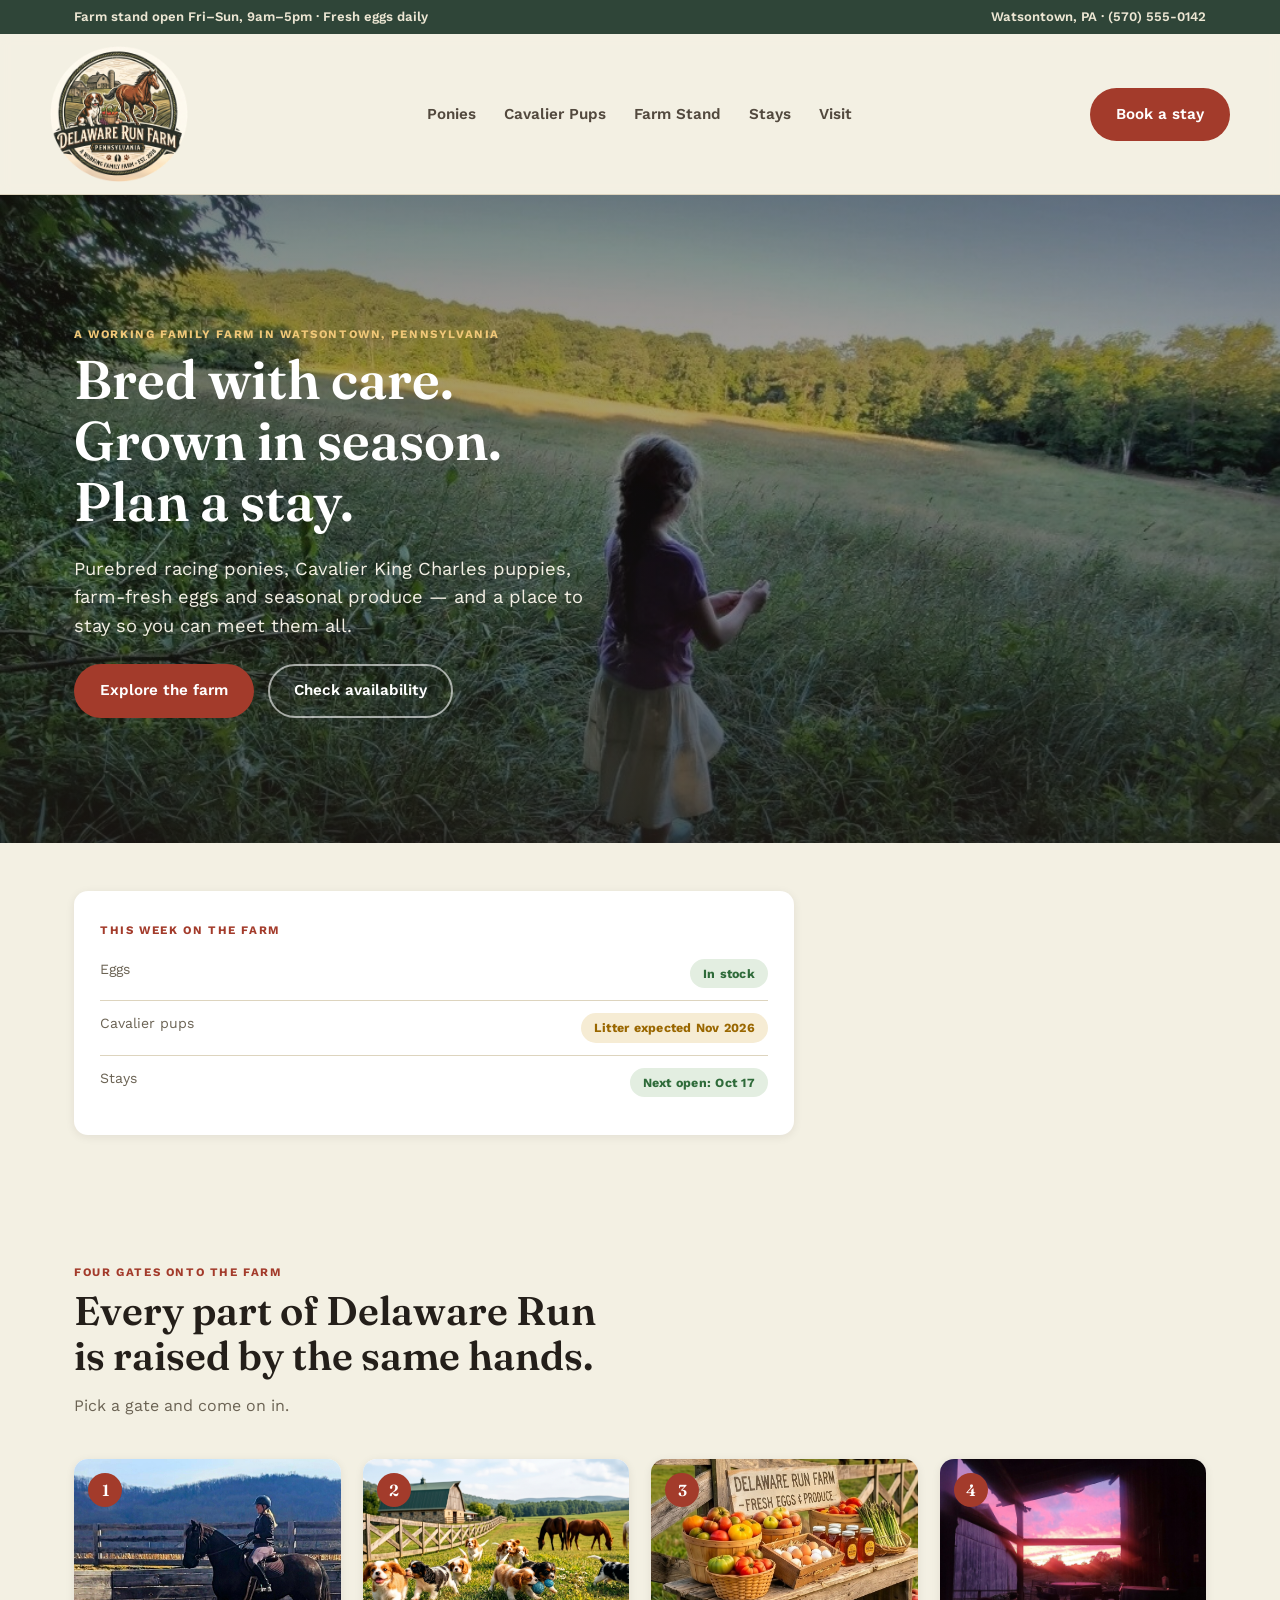
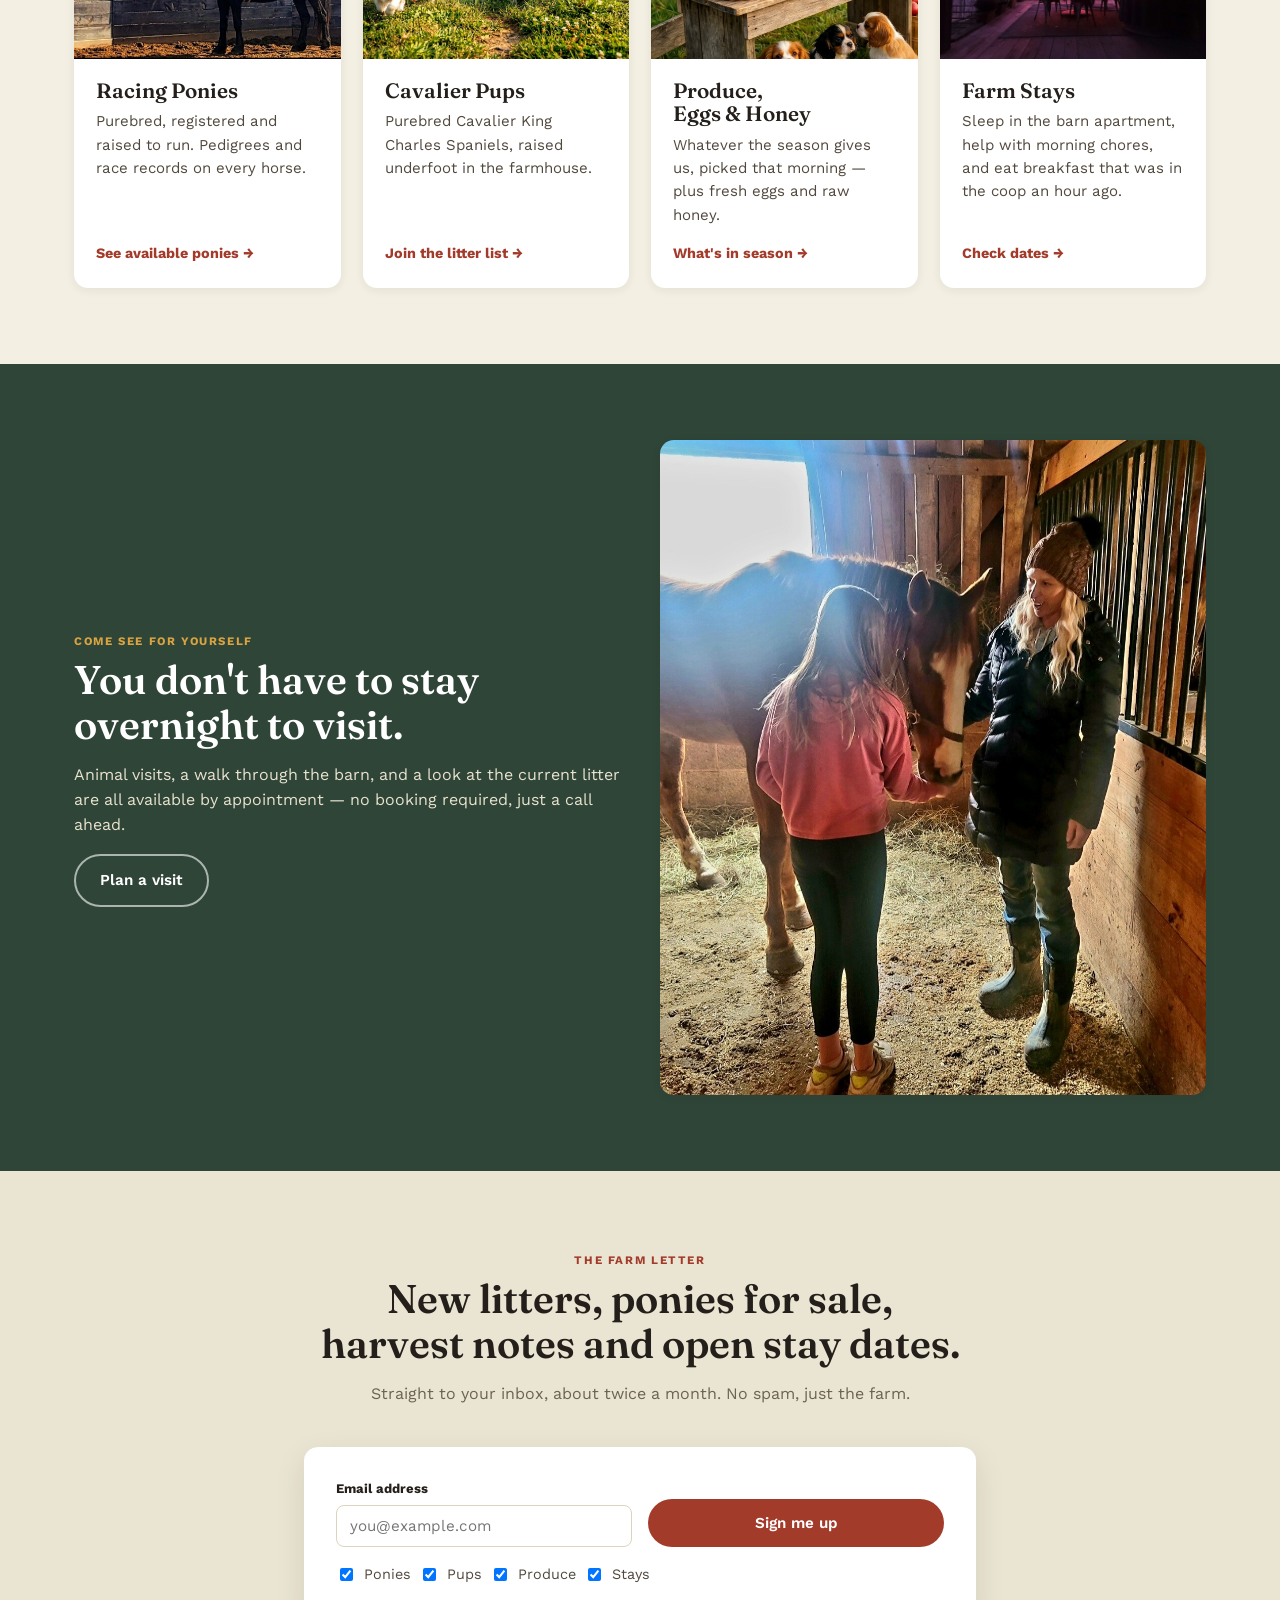
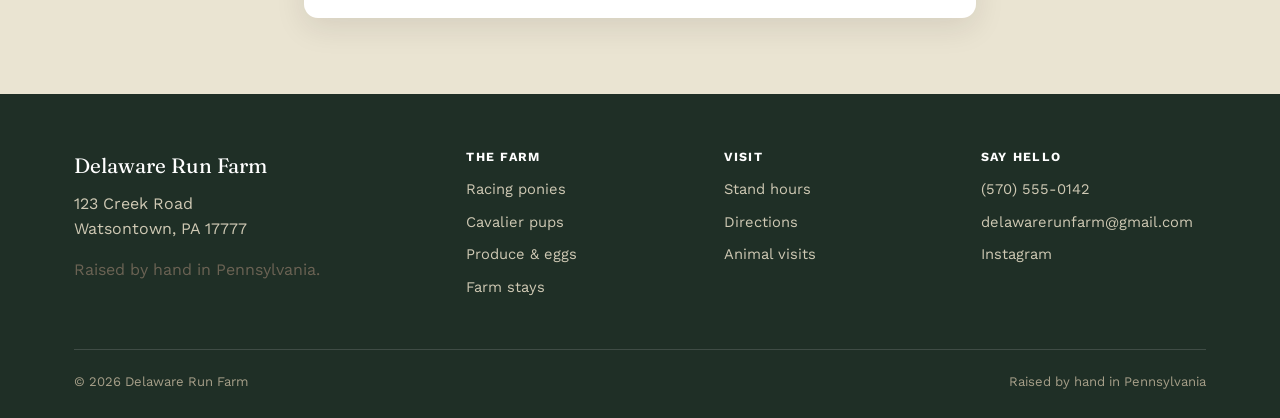
<file: index.html>
<!doctype html>
<html lang="en">
<head>
<meta charset="UTF-8" />
<meta name="viewport" content="width=device-width, initial-scale=1" />
<title>Delaware Run Farm — Racing Ponies, Cavalier Pups, Farm Stays in Watsontown, PA</title>
<meta name="description" content="A working family farm in Watsontown, Pennsylvania — purebred racing ponies, Cavalier King Charles puppies, farm-fresh eggs and seasonal produce, and a barn apartment stay where you can meet them all." />
<link rel="icon" type="image/png" href="assets/favicon.png" />
<link rel="preconnect" href="https://fonts.googleapis.com">
<link rel="preconnect" href="https://fonts.gstatic.com" crossorigin>
<link href="https://fonts.googleapis.com/css2?family=Fraunces:ital,wght@0,500;0,600;0,700;1,500&family=Work+Sans:wght@400;500;600;700&display=swap" rel="stylesheet">
<link rel="stylesheet" href="css/style.css" />
</head>
<body>
<a href="#main" class="skip-link">Skip to content</a>

<div class="top-banner">
  <div class="container">
    <span>Farm stand open Fri–Sun, 9am–5pm · Fresh eggs daily</span>
    <span>Watsontown, PA · (570) 555-0142</span>
  </div>
</div>

<header class="site-header">
  <div class="container header-row">
    <a class="brand" href="index.html"><img src="assets/logo-mark.png" alt="Delaware Run Farm" /></a>
    <nav>
      <ul class="nav-links">
        <li><a href="ponies.html">Ponies</a></li>
        <li><a href="cavaliers.html">Cavalier Pups</a></li>
        <li><a href="farm-stand.html">Farm Stand</a></li>
        <li><a href="stays.html">Stays</a></li>
        <li><a href="visit.html">Visit</a></li>
      </ul>
    </nav>
    <div class="header-cta">
      <a href="book-stay.html" class="btn btn-primary">Book a stay</a>
      <button class="nav-toggle" aria-label="Open menu" aria-expanded="false">
        <svg viewBox="0 0 24 24" fill="none" stroke="currentColor" stroke-width="2"><path d="M3 6h18M3 12h18M3 18h18"/></svg>
      </button>
    </div>
  </div>
</header>

<main id="main">

  <section class="hero" style="background-image: url('assets/photos/hero-wide-open.jpg');">
    <div class="container">
      <div class="hero-inner">
        <p class="eyebrow" style="color:#F0C878;">A working family farm in Watsontown, Pennsylvania</p>
        <h1>Bred with care.<br>Grown in season.<br>Plan a stay.</h1>
        <p class="lead">Purebred racing ponies, Cavalier King Charles puppies, farm-fresh eggs and seasonal produce — and a place to stay so you can meet them all.</p>
        <div class="hero-actions">
          <a href="ponies.html" class="btn btn-primary">Explore the farm</a>
          <a href="book-stay.html" class="btn btn-outline-light">Check availability</a>
        </div>
      </div>
    </div>
  </section>

  <section class="section-tight">
    <div class="container">
      <div class="info-panel" style="max-width:720px;">
        <p class="eyebrow">This week on the farm</p>
        <div class="info-row">
          <span class="label">Eggs</span>
          <span class="value"><span class="pill pill-ok" data-status="eggs_status">In stock</span></span>
        </div>
        <div class="info-row">
          <span class="label">Cavalier pups</span>
          <span class="value"><span class="pill pill-warn" data-status="pups_status">Litter expected Nov 2026</span></span>
        </div>
        <div class="info-row">
          <span class="label">Stays</span>
          <span class="value"><span class="pill pill-ok" data-status="stays_next_open">Next open: Oct 17</span></span>
        </div>
      </div>
    </div>
  </section>

  <section class="section">
    <div class="container">
      <div class="section-head">
        <p class="eyebrow">Four gates onto the farm</p>
        <h2>Every part of Delaware Run is raised by the same hands.</h2>
        <p class="muted">Pick a gate and come on in.</p>
      </div>

      <div class="gates-grid">
        <a class="gate-card" href="ponies.html">
          <div class="gate-photo" style="background-image:url('assets/photos/ponies-training-ring.jpg');"><span class="gate-num">1</span></div>
          <div class="gate-body">
            <h3>Racing Ponies</h3>
            <p>Purebred, registered and raised to run. Pedigrees and race records on every horse.</p>
            <span class="gate-link">See available ponies →</span>
          </div>
        </a>
        <a class="gate-card" href="cavaliers.html">
          <div class="gate-photo" style="background-image:url('assets/photos/cavaliers-pasture-group-2.jpg');"><span class="gate-num">2</span></div>
          <div class="gate-body">
            <h3>Cavalier Pups</h3>
            <p>Purebred Cavalier King Charles Spaniels, raised underfoot in the farmhouse.</p>
            <span class="gate-link">Join the litter list →</span>
          </div>
        </a>
        <a class="gate-card" href="farm-stand.html">
          <div class="gate-photo" style="background-image:url('assets/photos/farmstand-table-panel.jpg');"><span class="gate-num">3</span></div>
          <div class="gate-body">
            <h3>Produce, Eggs &amp; Honey</h3>
            <p>Whatever the season gives us, picked that morning — plus fresh eggs and raw honey.</p>
            <span class="gate-link">What's in season →</span>
          </div>
        </a>
        <a class="gate-card" href="stays.html">
          <div class="gate-photo" style="background-image:url('assets/photos/stays-deck.jpg');"><span class="gate-num">4</span></div>
          <div class="gate-body">
            <h3>Farm Stays</h3>
            <p>Sleep in the barn apartment, help with morning chores, and eat breakfast that was in the coop an hour ago.</p>
            <span class="gate-link">Check dates →</span>
          </div>
        </a>
      </div>
    </div>
  </section>

  <section class="section section-dark">
    <div class="container grid-2">
      <div>
        <p class="eyebrow" style="color:var(--wheat);">Come see for yourself</p>
        <h2>You don't have to stay overnight to visit.</h2>
        <p>Animal visits, a walk through the barn, and a look at the current litter are all available by appointment — no booking required, just a call ahead.</p>
        <a href="visit.html" class="btn btn-outline-light">Plan a visit</a>
      </div>
      <div class="photo-frame"><img src="assets/photos/ponies-bonding.jpg" alt="Guests spending time with the ponies at Delaware Run Farm" /></div>
    </div>
  </section>

  <section class="section section-alt">
    <div class="container" style="max-width:720px;">
      <div class="section-head center">
        <p class="eyebrow">The Farm Letter</p>
        <h2>New litters, ponies for sale, harvest notes and open stay dates.</h2>
        <p class="muted">Straight to your inbox, about twice a month. No spam, just the farm.</p>
      </div>
      <form class="form-card" action="https://formspree.io/f/your-form-id" method="POST" data-formspree data-success="Welcome to the Farm Letter — check your inbox to confirm.">
        <div class="form-row">
          <div class="field">
            <label for="nl-email">Email address</label>
            <input id="nl-email" type="email" name="email" placeholder="you@example.com" required />
          </div>
          <div class="field" style="align-self:end;">
            <button type="submit" class="btn btn-primary btn-block">Sign me up</button>
          </div>
        </div>
        <div class="tag-row">
          <label class="checkbox-row"><input type="checkbox" name="interest" value="ponies" checked> Ponies</label>
          <label class="checkbox-row"><input type="checkbox" name="interest" value="pups" checked> Pups</label>
          <label class="checkbox-row"><input type="checkbox" name="interest" value="produce" checked> Produce</label>
          <label class="checkbox-row"><input type="checkbox" name="interest" value="stays" checked> Stays</label>
        </div>
        <div class="form-status"></div>
      </form>
    </div>
  </section>

</main>

<footer class="site-footer">
  <div class="container">
    <div class="footer-grid">
      <div>
        <div class="footer-brand">Delaware Run Farm</div>
        <p>123 Creek Road<br>Watsontown, PA 17777</p>
        <p class="muted">Raised by hand in Pennsylvania.</p>
      </div>
      <div class="footer-col">
        <h4>The Farm</h4>
        <a href="ponies.html">Racing ponies</a>
        <a href="cavaliers.html">Cavalier pups</a>
        <a href="farm-stand.html">Produce &amp; eggs</a>
        <a href="stays.html">Farm stays</a>
      </div>
      <div class="footer-col">
        <h4>Visit</h4>
        <a href="visit.html">Stand hours</a>
        <a href="visit.html#directions">Directions</a>
        <a href="visit.html#contact">Animal visits</a>
      </div>
      <div class="footer-col">
        <h4>Say Hello</h4>
        <a href="tel:5705550142">(570) 555-0142</a>
        <a href="mailto:delawarerunfarm@gmail.com">delawarerunfarm@gmail.com</a>
        <a href="https://instagram.com" target="_blank" rel="noreferrer">Instagram</a>
      </div>
    </div>
    <div class="footer-bottom">
      <span>© 2026 Delaware Run Farm</span>
      <span>Raised by hand in Pennsylvania</span>
    </div>
  </div>
</footer>

<script src="js/main.js"></script>
<script type="module" src="js/page-home.js"></script>
</body>
</html>
</file>
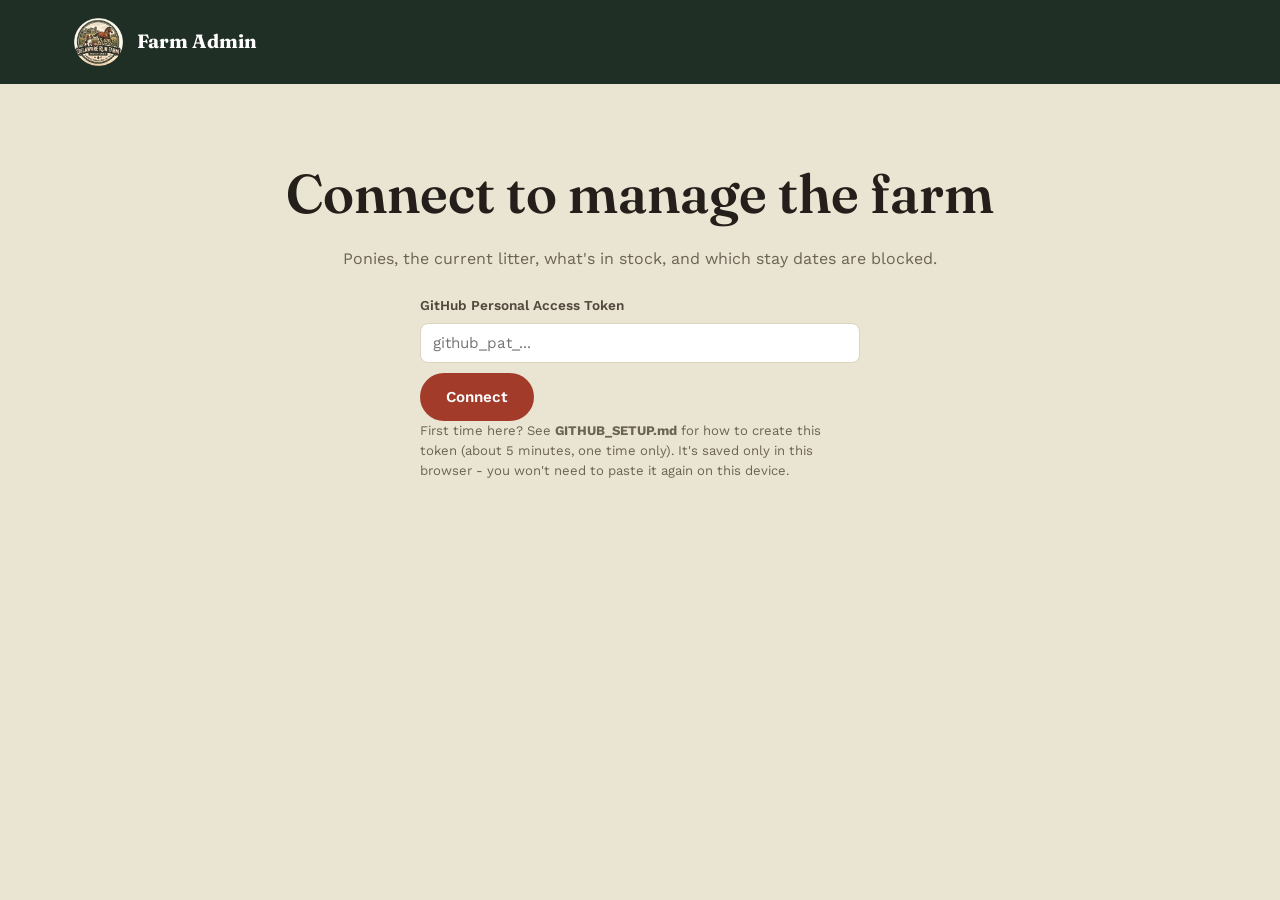
<file: admin.html>
<!doctype html>
<html lang="en">
<head>
<meta charset="UTF-8" />
<meta name="viewport" content="width=device-width, initial-scale=1" />
<title>Delaware Run Farm — Admin</title>
<meta name="robots" content="noindex, nofollow" />
<link rel="icon" type="image/png" href="assets/favicon.png" />
<link rel="preconnect" href="https://fonts.googleapis.com">
<link href="https://fonts.googleapis.com/css2?family=Fraunces:ital,wght@0,500;0,600;0,700&family=Work+Sans:wght@400;500;600;700&display=swap" rel="stylesheet">
<link rel="stylesheet" href="css/style.css" />
<style>
  body { background: var(--paper-2); }
  .admin-header { background: var(--pasture-dark); color: #fff; padding: 18px 0; }
  .admin-header .container { display: flex; align-items: center; justify-content: space-between; }
  .admin-header img { height: 48px; }
  .admin-wrap { max-width: 920px; margin: 0 auto; padding: 32px 24px 80px; }
  .admin-gate { text-align: center; padding: 80px 24px; }
  .admin-tabs { display: flex; gap: 8px; flex-wrap: wrap; margin-bottom: 28px; }
  .admin-tab { padding: 10px 18px; border-radius: 999px; border: 1.5px solid var(--line); background: #fff; font-weight: 600; cursor: pointer; }
  .admin-tab.active { background: var(--pasture); color: #fff; border-color: var(--pasture); }
  .admin-panel { display: none; }
  .admin-panel.active { display: block; }
  .admin-row-card { background: #fff; border: 1px solid var(--line); border-radius: var(--radius-sm); padding: 16px; margin-bottom: 12px; display: flex; gap: 14px; align-items: center; }
  .admin-row-card img { width: 64px; height: 64px; object-fit: cover; border-radius: 8px; background: var(--paper-2); flex-shrink: 0; }
  .admin-row-card .meta { flex: 1; min-width: 0; }
  .admin-row-card .meta strong { display: block; }
  .admin-row-card .meta span { color: var(--muted); font-size: 0.85rem; }
  .admin-actions { display: flex; gap: 8px; }
  .admin-save-bar { position: sticky; bottom: 0; background: #fff; border-top: 1px solid var(--line); padding: 14px; margin: 24px -24px -24px; display: flex; gap: 10px; justify-content: flex-end; }
  .admin-toast { position: fixed; top: 16px; right: 16px; background: var(--ok); color: #fff; padding: 12px 18px; border-radius: 8px; font-weight: 600; z-index: 100; display: none; }
  .admin-toast.error { background: var(--bad); }
  .admin-toast.show { display: block; }
  .inline-edit-form { background: var(--paper-2); border-radius: var(--radius-sm); padding: 16px; margin: -4px 0 16px; }
  .inline-edit-form .grid-2 { gap: 14px 20px; align-items: start; }
  .inline-edit-form label { display: block; margin-bottom: 12px; font-weight: 600; font-size: 0.85rem; }
  .inline-edit-form label input,
  .inline-edit-form label select,
  .inline-edit-form label textarea {
    display: block; width: 100%; margin-top: 5px; padding: 9px 10px;
    border: 1.5px solid var(--line); border-radius: 8px;
    font-family: var(--sans); font-size: 0.95rem; font-weight: 400; color: var(--ink);
  }
  .inline-edit-form label input:focus,
  .inline-edit-form label select:focus,
  .inline-edit-form label textarea:focus { outline: 2px solid var(--barn-red); outline-offset: 1px; }
  .inline-edit-form label textarea { resize: vertical; min-height: 80px; }
  .btn-sm { padding: 7px 14px; font-size: 0.8rem; }
  .token-form { max-width: 440px; margin: 24px auto 0; text-align: left; }
  .token-form label { display: block; font-weight: 600; font-size: 0.85rem; margin-bottom: 6px; }
  .token-form input { display: block; width: 100%; padding: 10px 12px; border: 1.5px solid var(--line); border-radius: 8px; font-family: var(--sans); font-size: 0.95rem; margin-bottom: 10px; }
  .token-form .token-error { color: var(--bad); font-size: 0.85rem; margin-top: 4px; display: none; }
  .token-form .token-error.show { display: block; }
  .token-form p.muted { font-size: 0.82rem; }
</style>
</head>
<body>

<header class="admin-header">
  <div class="container">
    <div style="display:flex; align-items:center; gap:14px;">
      <img src="assets/logo-mark.png" alt="" />
      <strong style="font-family:var(--serif); font-size:1.2rem;">Farm Admin</strong>
    </div>
    <div>
      <span id="signed-in-as" style="display:none; margin-right:14px;">Connected</span>
      <button id="signout-btn" class="btn btn-outline-light" style="display:none;">Disconnect</button>
    </div>
  </div>
</header>

<div id="admin-gate" class="admin-gate">
  <h1>Connect to manage the farm</h1>
  <p class="muted">Ponies, the current litter, what's in stock, and which stay dates are blocked.</p>
  <form class="token-form" id="token-form">
    <label for="token-input">GitHub Personal Access Token</label>
    <input id="token-input" type="password" autocomplete="off" placeholder="github_pat_..." required />
    <button type="submit" class="btn btn-primary">Connect</button>
    <p class="token-error" id="token-error"></p>
    <p class="muted">First time here? See <strong>GITHUB_SETUP.md</strong> for how to create this token (about 5 minutes, one time only). It's saved only in this browser - you won't need to paste it again on this device.</p>
  </form>
</div>

<div id="admin-app" class="admin-wrap" style="display:none;">

  <div class="admin-tabs">
    <button class="admin-tab active" data-tab="ponies">Ponies</button>
    <button class="admin-tab" data-tab="cavaliers">Cavalier Litter</button>
    <button class="admin-tab" data-tab="farmstand">Farm Stand</button>
    <button class="admin-tab" data-tab="blocked">Blocked Stay Dates</button>
    <button class="admin-tab" data-tab="status">This Week banner</button>
  </div>

  <!-- ===== Ponies ===== -->
  <section class="admin-panel active" data-panel="ponies">
    <h2>Ponies</h2>
    <p class="muted">Edit a pony's details below, or add a new one. Setting status to "sold" hides it from the public site but keeps the record.</p>
    <div id="ponies-list"></div>
    <button id="ponies-add-btn" class="btn btn-outline">+ Add a new pony</button>
    <div id="ponies-form-container"></div>
  </section>

  <!-- ===== Cavaliers ===== -->
  <section class="admin-panel" data-panel="cavaliers">
    <h2>Current Cavalier Litter</h2>
    <p class="muted">One record - update it whenever the litter changes or a new one arrives.</p>
    <div id="cavaliers-form-container"></div>

    <h2 style="margin-top:36px;">Individual Puppies</h2>
    <p class="muted">Add each puppy in the current litter with its own name, photo and price. Setting status to "sold" hides it from the public site but keeps the record.</p>
    <div id="puppies-list"></div>
    <button id="puppies-add-btn" class="btn btn-outline">+ Add a puppy</button>
    <div id="puppies-form-container"></div>
  </section>

  <!-- ===== Farm Stand ===== -->
  <section class="admin-panel" data-panel="farmstand">
    <h2>Farm Stand Items</h2>
    <p class="muted">What's currently in stock, by season.</p>
    <div id="farmstand-list"></div>
    <button id="farmstand-add-btn" class="btn btn-outline">+ Add an item</button>
    <div id="farmstand-form-container"></div>
  </section>

  <!-- ===== Blocked dates ===== -->
  <section class="admin-panel" data-panel="blocked">
    <h2>Blocked Stay Dates</h2>
    <p class="muted">Add a date range here any time the barn apartment is booked somewhere else (Airbnb, a phone booking, etc.) so the website won't also accept a request for those nights.</p>
    <div id="blocked-list"></div>
    <button id="blocked-add-btn" class="btn btn-outline">+ Block a date range</button>
    <div id="blocked-form-container"></div>
  </section>

  <!-- ===== Site status ===== -->
  <section class="admin-panel" data-panel="status">
    <h2>"This Week on the Farm" banner</h2>
    <p class="muted">The 3 lines shown on the homepage.</p>
    <div id="status-form-container"></div>
  </section>

</div>

<div id="toast" class="admin-toast"></div>

<script type="module" src="js/admin.js"></script>
</body>
</html>
</file>
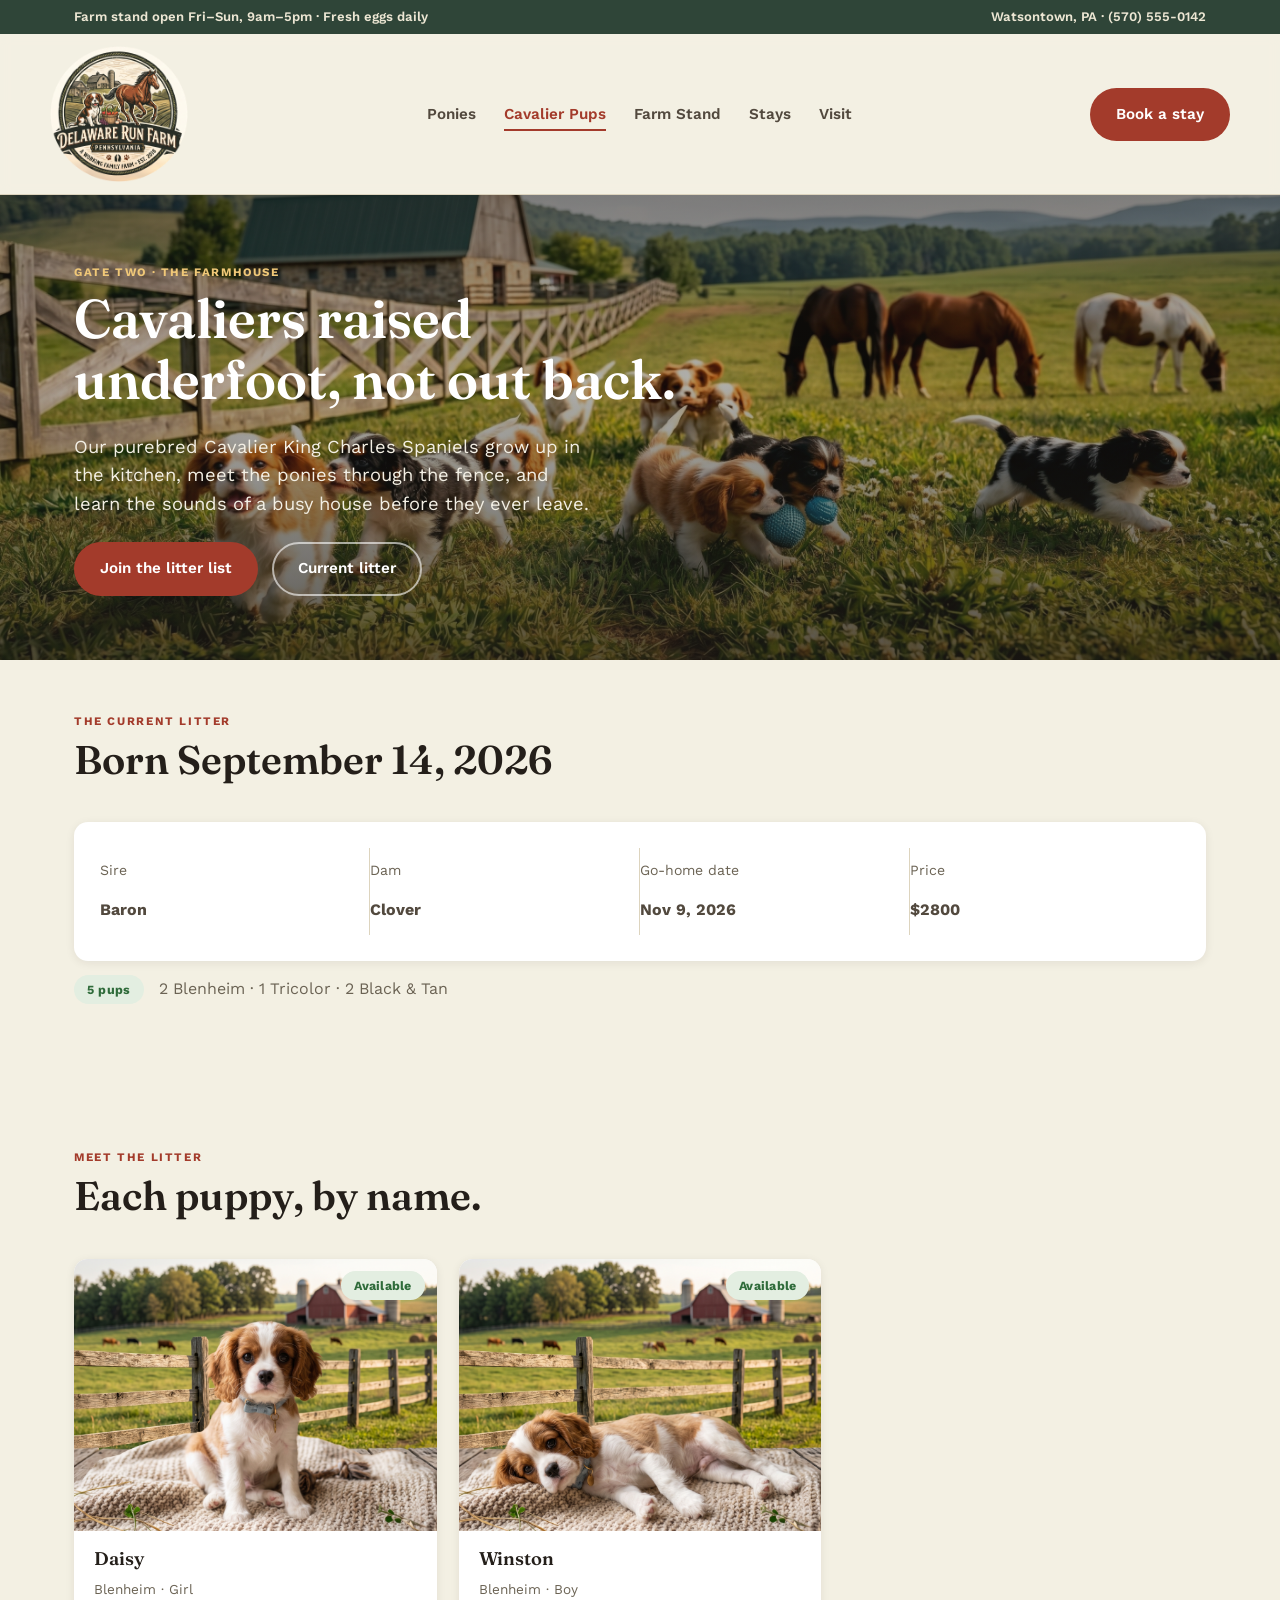
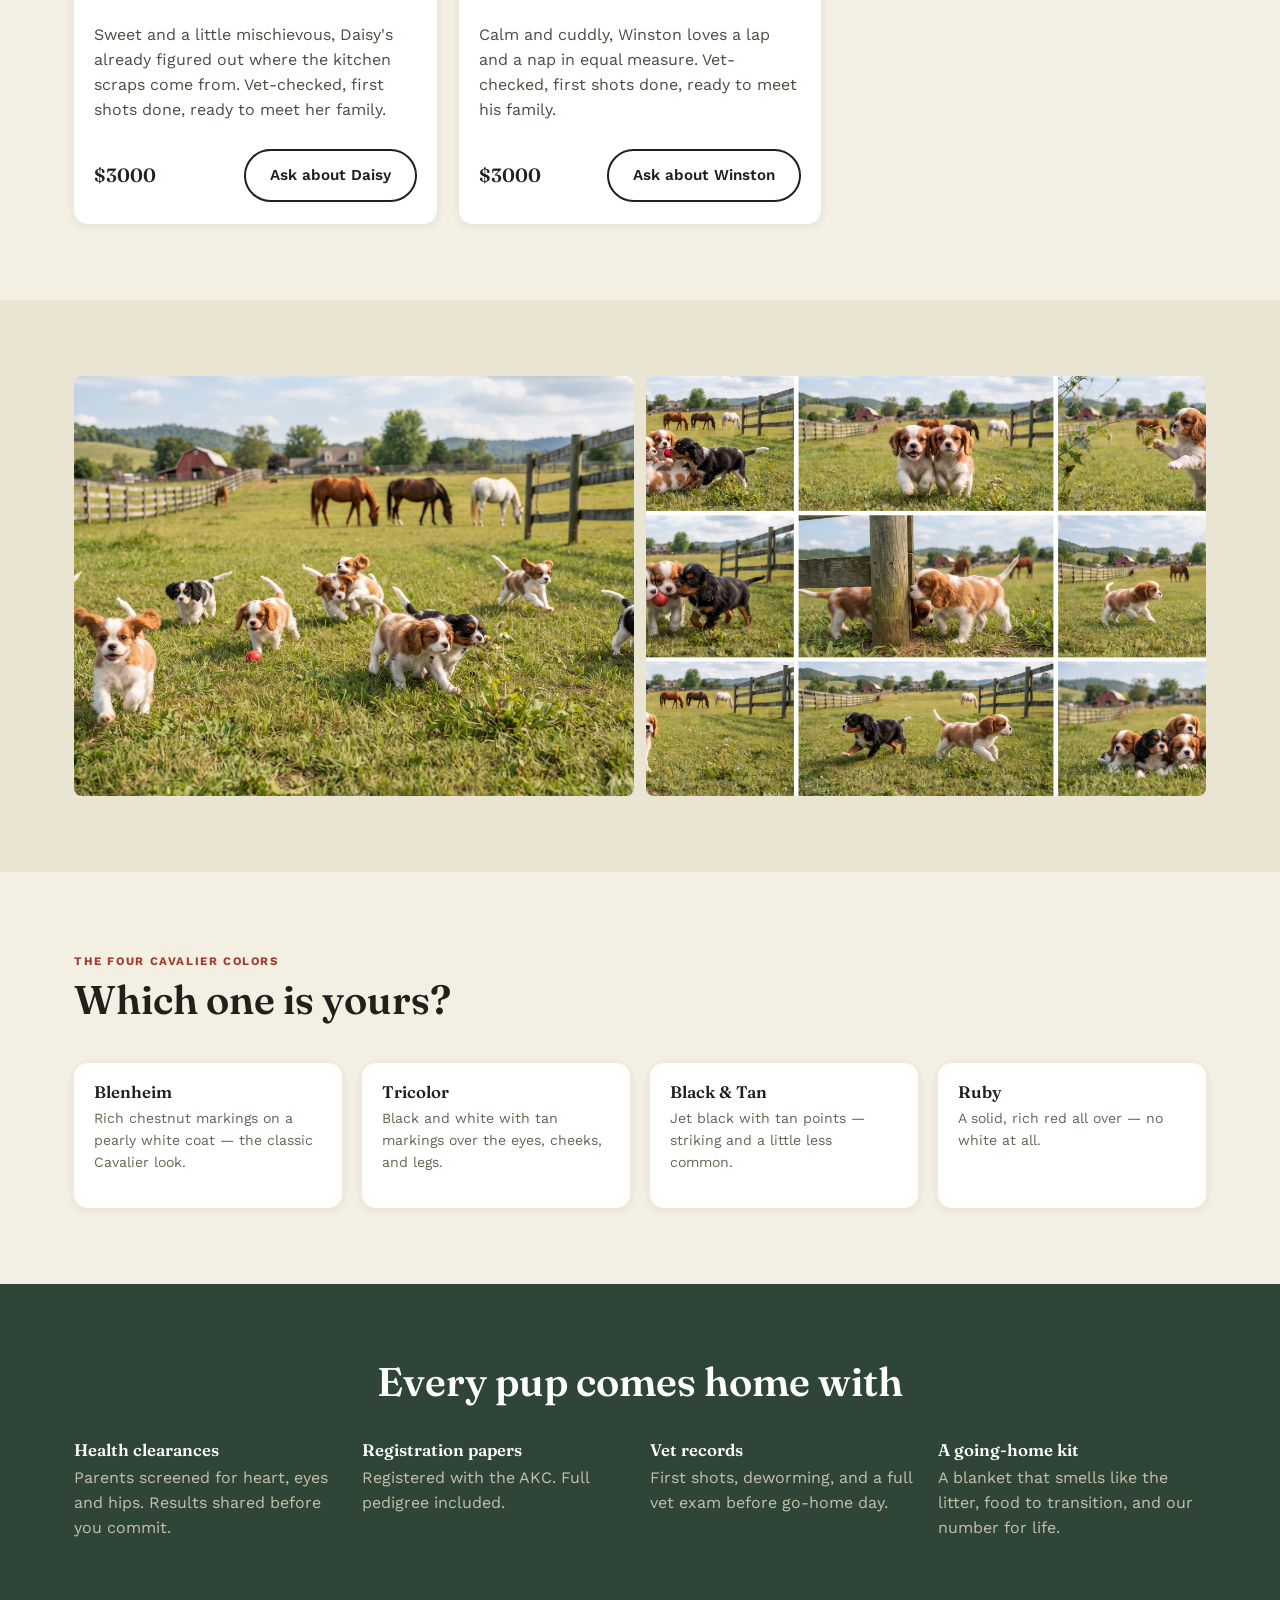
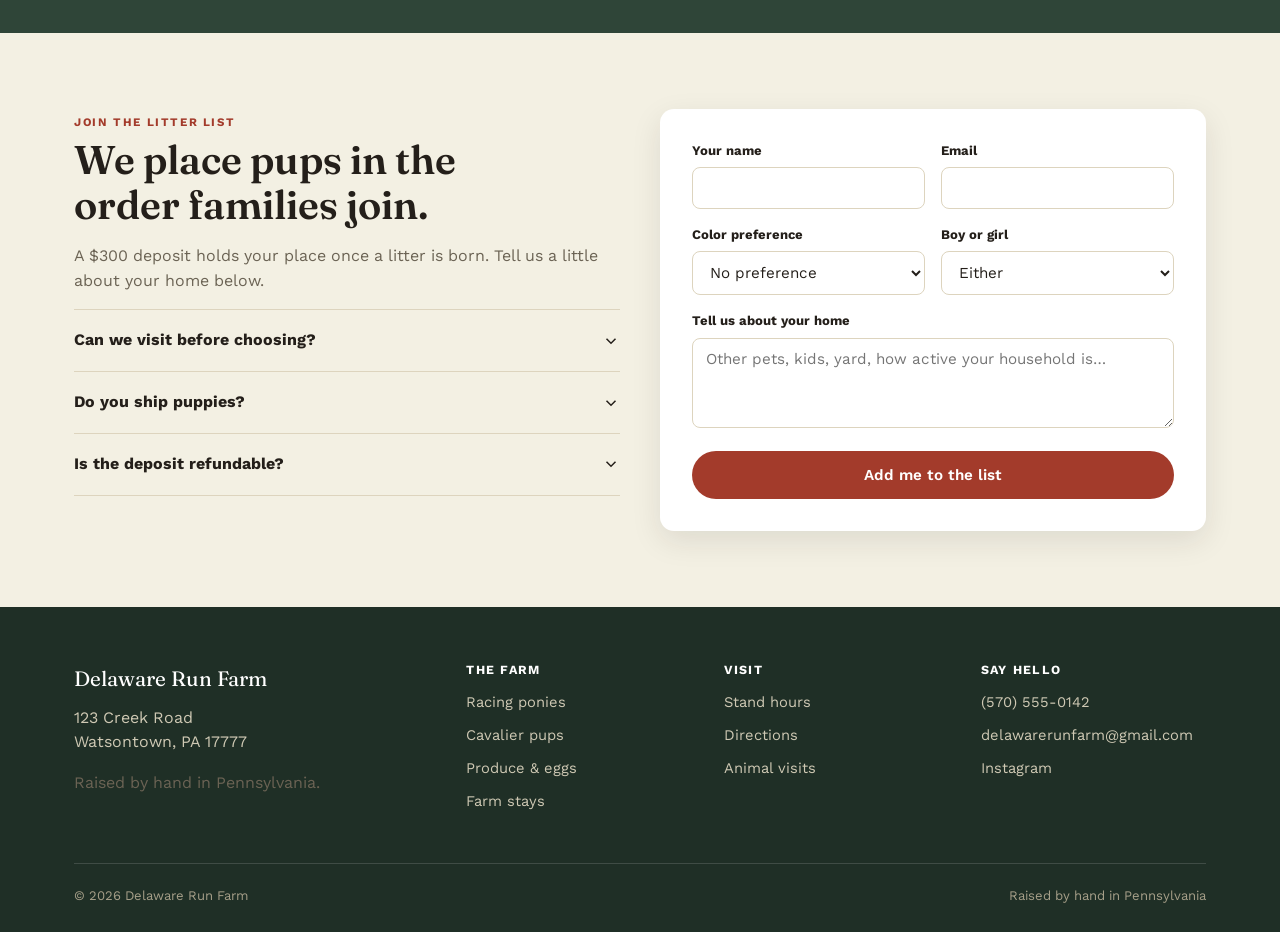
<file: cavaliers.html>
<!doctype html>
<html lang="en">
<head>
<meta charset="UTF-8" />
<meta name="viewport" content="width=device-width, initial-scale=1" />
<title>Cavalier King Charles Spaniel Puppies — Delaware Run Farm</title>
<meta name="description" content="Purebred Cavalier King Charles Spaniel puppies raised underfoot in the farmhouse at Delaware Run Farm, Watsontown, PA. Health-tested parents, full registration, and a litter list." />
<link rel="icon" type="image/png" href="assets/favicon.png" />
<link rel="preconnect" href="https://fonts.googleapis.com">
<link rel="preconnect" href="https://fonts.gstatic.com" crossorigin>
<link href="https://fonts.googleapis.com/css2?family=Fraunces:ital,wght@0,500;0,600;0,700;1,500&family=Work+Sans:wght@400;500;600;700&display=swap" rel="stylesheet">
<link rel="stylesheet" href="css/style.css" />
</head>
<body>
<a href="#main" class="skip-link">Skip to content</a>

<div class="top-banner">
  <div class="container">
    <span>Farm stand open Fri–Sun, 9am–5pm · Fresh eggs daily</span>
    <span>Watsontown, PA · (570) 555-0142</span>
  </div>
</div>

<header class="site-header">
  <div class="container header-row">
    <a class="brand" href="index.html"><img src="assets/logo-mark.png" alt="Delaware Run Farm" /></a>
    <nav>
      <ul class="nav-links">
        <li><a href="ponies.html">Ponies</a></li>
        <li><a href="cavaliers.html" class="active">Cavalier Pups</a></li>
        <li><a href="farm-stand.html">Farm Stand</a></li>
        <li><a href="stays.html">Stays</a></li>
        <li><a href="visit.html">Visit</a></li>
      </ul>
    </nav>
    <div class="header-cta">
      <a href="book-stay.html" class="btn btn-primary">Book a stay</a>
      <button class="nav-toggle" aria-label="Open menu" aria-expanded="false">
        <svg viewBox="0 0 24 24" fill="none" stroke="currentColor" stroke-width="2"><path d="M3 6h18M3 12h18M3 18h18"/></svg>
      </button>
    </div>
  </div>
</header>

<main id="main">

  <section class="hero hero-small" style="background-image: url('assets/photos/cavaliers-pasture-group-2.jpg');">
    <div class="container">
      <div class="hero-inner">
        <p class="eyebrow" style="color:#F0C878;">Gate Two · The Farmhouse</p>
        <h1>Cavaliers raised underfoot, not out back.</h1>
        <p class="lead">Our purebred Cavalier King Charles Spaniels grow up in the kitchen, meet the ponies through the fence, and learn the sounds of a busy house before they ever leave.</p>
        <div class="hero-actions">
          <a href="#litter-list" class="btn btn-primary">Join the litter list</a>
          <a href="#current-litter" class="btn btn-outline-light">Current litter</a>
        </div>
      </div>
    </div>
  </section>

  <section class="section-tight" id="current-litter">
    <div class="container">
      <div data-cavaliers-panel>
        <div class="section-head">
          <p class="eyebrow">The current litter</p>
          <h2>Born September 14, 2026</h2>
        </div>
        <div class="info-panel" style="max-width:none;">
          <div class="grid-4" style="gap:0;">
            <div class="info-row" style="flex-direction:column; align-items:flex-start; border-bottom:none; border-right:1px solid var(--line);">
              <span class="label">Sire</span><span class="value">Baron</span>
            </div>
            <div class="info-row" style="flex-direction:column; align-items:flex-start; border-bottom:none; border-right:1px solid var(--line);">
              <span class="label">Dam</span><span class="value">Clover</span>
            </div>
            <div class="info-row" style="flex-direction:column; align-items:flex-start; border-bottom:none; border-right:1px solid var(--line);">
              <span class="label">Go-home date</span><span class="value">Nov 9, 2026</span>
            </div>
            <div class="info-row" style="flex-direction:column; align-items:flex-start; border-bottom:none;">
              <span class="label">Price</span><span class="value">$2,800</span>
            </div>
          </div>
        </div>
        <p class="muted" style="margin-top:14px;"><span class="pill pill-ok">5 pups</span> &nbsp; 2 Blenheim · 1 Tricolor · 2 Black &amp; Tan</p>
      </div>
    </div>
  </section>

  <section class="section" data-puppies-section style="display:none;">
    <div class="container">
      <div class="section-head">
        <p class="eyebrow">Meet the litter</p>
        <h2>Each puppy, by name.</h2>
      </div>
      <div class="grid-3" data-puppies-grid></div>
    </div>
  </section>

  <section class="section section-alt">
    <div class="container">
      <div class="gallery">
        <img src="assets/photos/cavaliers-pasture-group-1.jpg" alt="Cavalier puppies playing in the pasture with horses in the background" style="grid-column: span 2;" />
        <img src="assets/photos/cavaliers-contact-sheet.jpg" alt="Sheet of candid Cavalier puppy photos" style="grid-column: span 2;" />
      </div>
    </div>
  </section>

  <section class="section">
    <div class="container">
      <div class="section-head">
        <p class="eyebrow">The four Cavalier colors</p>
        <h2>Which one is yours?</h2>
      </div>
      <div class="grid-4">
        <div class="card" style="padding:20px;">
          <h3 style="font-size:1.05rem;">Blenheim</h3>
          <p class="muted" style="font-size:0.88rem;">Rich chestnut markings on a pearly white coat — the classic Cavalier look.</p>
        </div>
        <div class="card" style="padding:20px;">
          <h3 style="font-size:1.05rem;">Tricolor</h3>
          <p class="muted" style="font-size:0.88rem;">Black and white with tan markings over the eyes, cheeks, and legs.</p>
        </div>
        <div class="card" style="padding:20px;">
          <h3 style="font-size:1.05rem;">Black &amp; Tan</h3>
          <p class="muted" style="font-size:0.88rem;">Jet black with tan points — striking and a little less common.</p>
        </div>
        <div class="card" style="padding:20px;">
          <h3 style="font-size:1.05rem;">Ruby</h3>
          <p class="muted" style="font-size:0.88rem;">A solid, rich red all over — no white at all.</p>
        </div>
      </div>
    </div>
  </section>

  <section class="section section-dark">
    <div class="container">
      <h2 class="center">Every pup comes home with</h2>
      <div class="grid-4" style="margin-top:36px;">
        <div>
          <h3 style="color:#fff; font-size:1.05rem;">Health clearances</h3>
          <p class="muted">Parents screened for heart, eyes and hips. Results shared before you commit.</p>
        </div>
        <div>
          <h3 style="color:#fff; font-size:1.05rem;">Registration papers</h3>
          <p class="muted">Registered with the AKC. Full pedigree included.</p>
        </div>
        <div>
          <h3 style="color:#fff; font-size:1.05rem;">Vet records</h3>
          <p class="muted">First shots, deworming, and a full vet exam before go-home day.</p>
        </div>
        <div>
          <h3 style="color:#fff; font-size:1.05rem;">A going-home kit</h3>
          <p class="muted">A blanket that smells like the litter, food to transition, and our number for life.</p>
        </div>
      </div>
    </div>
  </section>

  <section class="section" id="litter-list">
    <div class="container grid-2" style="align-items:flex-start;">
      <div>
        <p class="eyebrow">Join the litter list</p>
        <h2>We place pups in the order families join.</h2>
        <p class="muted">A $300 deposit holds your place once a litter is born. Tell us a little about your home below.</p>

        <div class="faq-item">
          <div class="faq-q">Can we visit before choosing? <svg class="chev" width="18" height="18" viewBox="0 0 24 24" fill="none" stroke="currentColor" stroke-width="2"><path d="M6 9l6 6 6-6"/></svg></div>
          <div class="faq-a"><p>Yes — once the litter is at least 4 weeks old, families on the list are welcome to visit by appointment before picking their pup.</p></div>
        </div>
        <div class="faq-item">
          <div class="faq-q">Do you ship puppies? <svg class="chev" width="18" height="18" viewBox="0 0 24 24" fill="none" stroke="currentColor" stroke-width="2"><path d="M6 9l6 6 6-6"/></svg></div>
          <div class="faq-a"><p>We don't ship cargo. We'll help coordinate an in-cabin flight nanny or meet within a few hours' drive of Watsontown.</p></div>
        </div>
        <div class="faq-item">
          <div class="faq-q">Is the deposit refundable? <svg class="chev" width="18" height="18" viewBox="0 0 24 24" fill="none" stroke="currentColor" stroke-width="2"><path d="M6 9l6 6 6-6"/></svg></div>
          <div class="faq-a"><p>Deposits are transferable to a future litter but non-refundable once a litter is born, since it holds your place over other families.</p></div>
        </div>
      </div>

      <form class="form-card" action="https://formspree.io/f/your-form-id" method="POST" data-formspree data-success="You're on the list — we'll be in touch as the litter grows.">
        <div class="form-row">
          <div class="field">
            <label for="cv-name">Your name</label>
            <input id="cv-name" name="name" type="text" required />
          </div>
          <div class="field">
            <label for="cv-email">Email</label>
            <input id="cv-email" name="email" type="email" required />
          </div>
        </div>
        <div class="form-row">
          <div class="field">
            <label for="cv-color">Color preference</label>
            <select id="cv-color" name="color_preference">
              <option>No preference</option>
              <option>Blenheim</option>
              <option>Tricolor</option>
              <option>Black &amp; Tan</option>
              <option>Ruby</option>
            </select>
          </div>
          <div class="field">
            <label for="cv-sex">Boy or girl</label>
            <select id="cv-sex" name="sex_preference">
              <option>Either</option>
              <option>Boy</option>
              <option>Girl</option>
            </select>
          </div>
        </div>
        <div class="field">
          <label for="cv-home">Tell us about your home</label>
          <textarea id="cv-home" name="about_home" placeholder="Other pets, kids, yard, how active your household is…"></textarea>
        </div>
        <button type="submit" class="btn btn-primary btn-block">Add me to the list</button>
        <div class="form-status"></div>
      </form>
    </div>
  </section>

</main>

<footer class="site-footer">
  <div class="container">
    <div class="footer-grid">
      <div>
        <div class="footer-brand">Delaware Run Farm</div>
        <p>123 Creek Road<br>Watsontown, PA 17777</p>
        <p class="muted">Raised by hand in Pennsylvania.</p>
      </div>
      <div class="footer-col">
        <h4>The Farm</h4>
        <a href="ponies.html">Racing ponies</a>
        <a href="cavaliers.html">Cavalier pups</a>
        <a href="farm-stand.html">Produce &amp; eggs</a>
        <a href="stays.html">Farm stays</a>
      </div>
      <div class="footer-col">
        <h4>Visit</h4>
        <a href="visit.html">Stand hours</a>
        <a href="visit.html#directions">Directions</a>
        <a href="visit.html#contact">Animal visits</a>
      </div>
      <div class="footer-col">
        <h4>Say Hello</h4>
        <a href="tel:5705550142">(570) 555-0142</a>
        <a href="mailto:delawarerunfarm@gmail.com">delawarerunfarm@gmail.com</a>
        <a href="https://instagram.com" target="_blank" rel="noreferrer">Instagram</a>
      </div>
    </div>
    <div class="footer-bottom">
      <span>© 2026 Delaware Run Farm</span>
      <span>Raised by hand in Pennsylvania</span>
    </div>
  </div>
</footer>

<script src="js/main.js"></script>
<script type="module" src="js/page-cavaliers.js"></script>
</body>
</html>
</file>
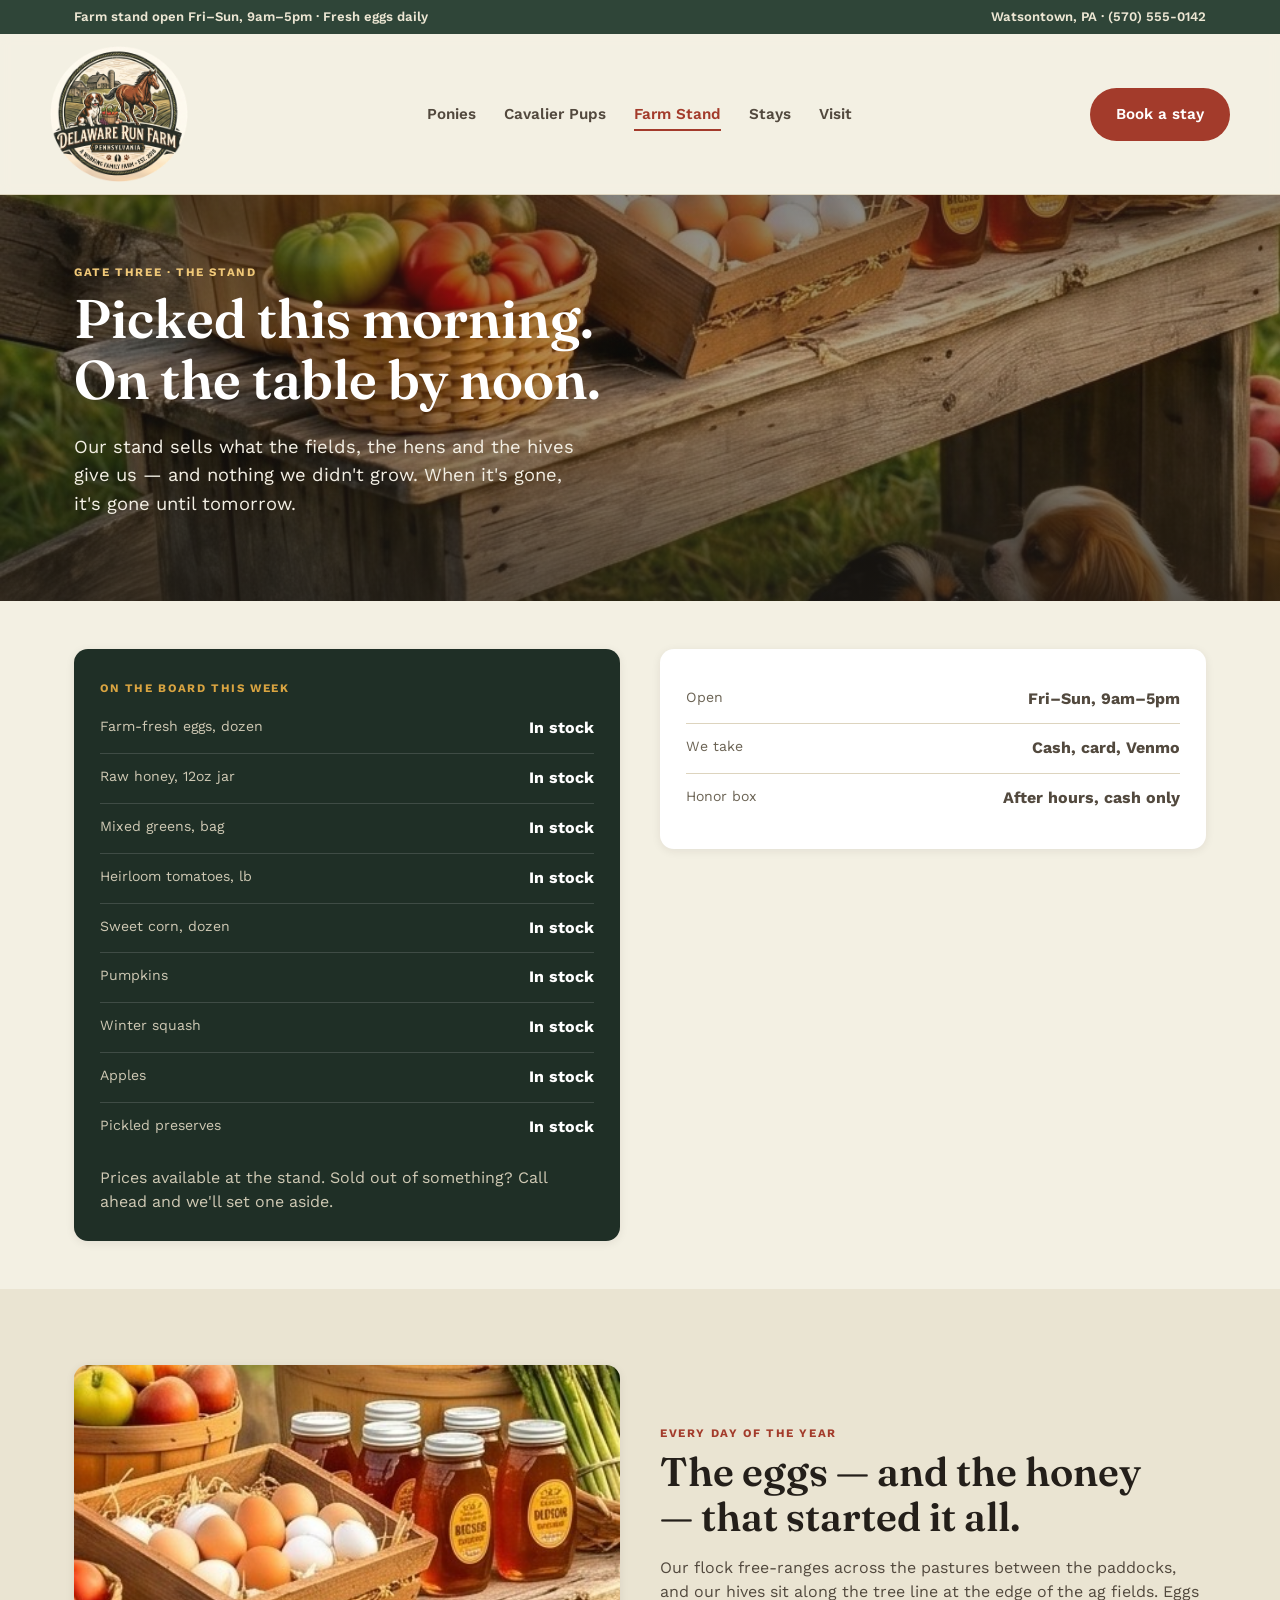
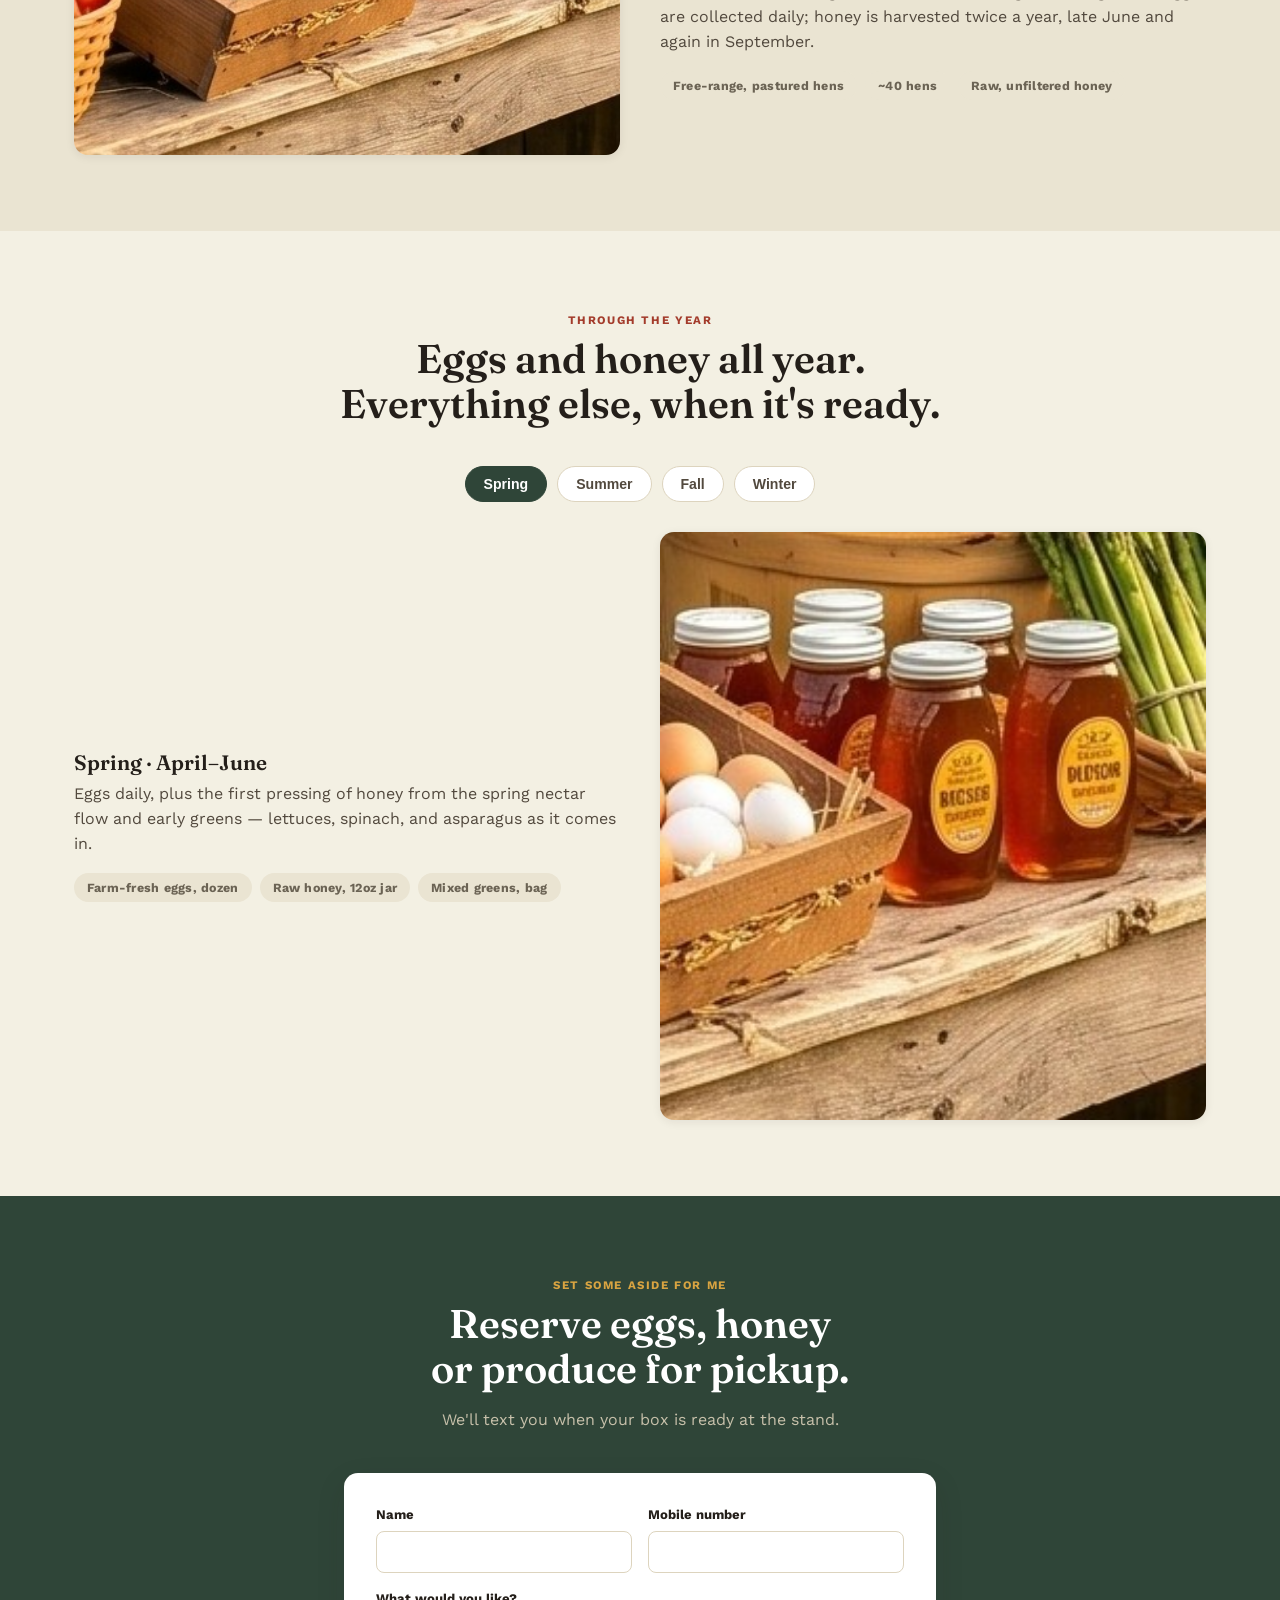
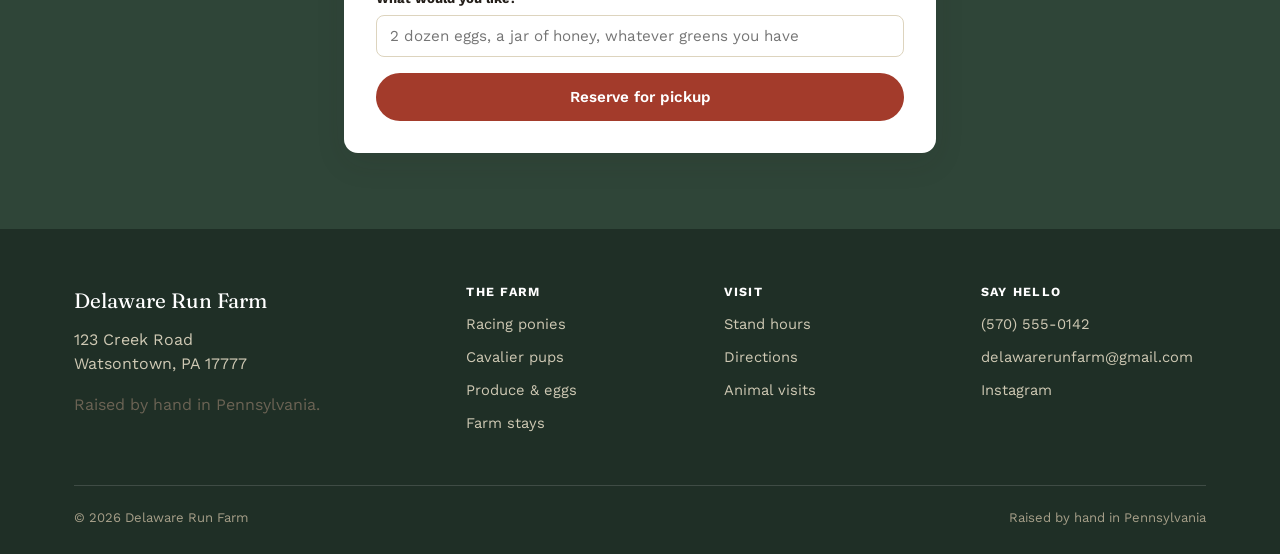
<file: farm-stand.html>
<!doctype html>
<html lang="en">
<head>
<meta charset="UTF-8" />
<meta name="viewport" content="width=device-width, initial-scale=1" />
<title>Farm Stand — Produce, Eggs &amp; Honey — Delaware Run Farm</title>
<meta name="description" content="Seasonal produce, farm-fresh eggs, and raw honey from Delaware Run Farm in Watsontown, PA. Picked that morning, on the stand by noon." />
<link rel="icon" type="image/png" href="assets/favicon.png" />
<link rel="preconnect" href="https://fonts.googleapis.com">
<link rel="preconnect" href="https://fonts.gstatic.com" crossorigin>
<link href="https://fonts.googleapis.com/css2?family=Fraunces:ital,wght@0,500;0,600;0,700;1,500&family=Work+Sans:wght@400;500;600;700&display=swap" rel="stylesheet">
<link rel="stylesheet" href="css/style.css" />
</head>
<body>
<a href="#main" class="skip-link">Skip to content</a>

<div class="top-banner">
  <div class="container">
    <span>Farm stand open Fri–Sun, 9am–5pm · Fresh eggs daily</span>
    <span>Watsontown, PA · (570) 555-0142</span>
  </div>
</div>

<header class="site-header">
  <div class="container header-row">
    <a class="brand" href="index.html"><img src="assets/logo-mark.png" alt="Delaware Run Farm" /></a>
    <nav>
      <ul class="nav-links">
        <li><a href="ponies.html">Ponies</a></li>
        <li><a href="cavaliers.html">Cavalier Pups</a></li>
        <li><a href="farm-stand.html" class="active">Farm Stand</a></li>
        <li><a href="stays.html">Stays</a></li>
        <li><a href="visit.html">Visit</a></li>
      </ul>
    </nav>
    <div class="header-cta">
      <a href="book-stay.html" class="btn btn-primary">Book a stay</a>
      <button class="nav-toggle" aria-label="Open menu" aria-expanded="false">
        <svg viewBox="0 0 24 24" fill="none" stroke="currentColor" stroke-width="2"><path d="M3 6h18M3 12h18M3 18h18"/></svg>
      </button>
    </div>
  </div>
</header>

<main id="main">

  <section class="hero hero-small" style="background-image: url('assets/photos/farmstand-table-panel.jpg'); background-position: center 60%;">
    <div class="container">
      <div class="hero-inner">
        <p class="eyebrow" style="color:#F0C878;">Gate Three · The Stand</p>
        <h1>Picked this morning. On the table by noon.</h1>
        <p class="lead">Our stand sells what the fields, the hens and the hives give us — and nothing we didn't grow. When it's gone, it's gone until tomorrow.</p>
      </div>
    </div>
  </section>

  <section class="section-tight">
    <div class="container grid-2" style="align-items:flex-start;">
      <div class="info-panel" style="background:var(--pasture-dark); color:#fff;">
        <p class="eyebrow" style="color:var(--wheat);">On the board this week</p>
        <div data-stock-board>
          <div class="info-row" style="border-color:rgba(255,255,255,0.14);"><span class="label" style="color:#CFC9B4;">Farm-fresh eggs, dozen</span><span class="value" style="color:#fff;">In stock</span></div>
          <div class="info-row" style="border-color:rgba(255,255,255,0.14);"><span class="label" style="color:#CFC9B4;">Raw honey, 12oz jar</span><span class="value" style="color:#fff;">In stock</span></div>
          <div class="info-row" style="border-color:rgba(255,255,255,0.14);"><span class="label" style="color:#CFC9B4;">Heirloom tomatoes, lb</span><span class="value" style="color:#fff;">In stock</span></div>
          <div class="info-row" style="border-color:rgba(255,255,255,0.14);"><span class="label" style="color:#CFC9B4;">Sweet corn, dozen</span><span class="value" style="color:#fff;">In stock</span></div>
          <div class="info-row" style="border-color:rgba(255,255,255,0.14);"><span class="label" style="color:#CFC9B4;">Mixed greens, bag</span><span class="value" style="color:#fff;">In stock</span></div>
        </div>
        <p class="muted" style="color:#CFC9B4; margin-top:14px; margin-bottom:0;">Prices available at the stand. Sold out of something? Call ahead and we'll set one aside.</p>
      </div>
      <div>
        <div class="info-panel">
          <div class="info-row"><span class="label">Open</span><span class="value">Fri–Sun, 9am–5pm</span></div>
          <div class="info-row"><span class="label">We take</span><span class="value">Cash, card, Venmo</span></div>
          <div class="info-row"><span class="label">Honor box</span><span class="value">After hours, cash only</span></div>
        </div>
      </div>
    </div>
  </section>

  <section class="section section-alt">
    <div class="container grid-2">
      <div class="photo-frame"><img src="assets/photos/farmstand-eggs-honey-closeup.jpg" alt="Fresh eggs and raw honey jars from Delaware Run Farm" /></div>
      <div>
        <p class="eyebrow">Every day of the year</p>
        <h2>The eggs — and the honey — that started it all.</h2>
        <p>Our flock free-ranges across the pastures between the paddocks, and our hives sit along the tree line at the edge of the ag fields. Eggs are collected daily; honey is harvested twice a year, late June and again in September.</p>
        <div class="tag-row">
          <span class="pill pill-neutral">Free-range, pastured hens</span>
          <span class="pill pill-neutral">~40 hens</span>
          <span class="pill pill-neutral">Raw, unfiltered honey</span>
        </div>
      </div>
    </div>
  </section>

  <section class="section">
    <div class="container">
      <div class="section-head center">
        <p class="eyebrow">Through the year</p>
        <h2>Eggs and honey all year. Everything else, when it's ready.</h2>
      </div>
      <div class="filter-row" style="justify-content:center;" data-filter-group="[data-season]">
        <button class="filter-chip active" data-filter="spring">Spring</button>
        <button class="filter-chip" data-filter="summer">Summer</button>
        <button class="filter-chip" data-filter="fall">Fall</button>
        <button class="filter-chip" data-filter="winter">Winter</button>
      </div>

      <div class="grid-2" data-season data-status="spring">
        <div>
          <h3>Spring · April–June</h3>
          <p>Eggs daily, plus the first pressing of honey from the spring nectar flow and early greens — lettuces, spinach, and asparagus as it comes in.</p>
          <div class="tag-row" data-season-items="spring"></div>
        </div>
        <div class="photo-frame"><img src="assets/photos/farmstand-honey-closeup.jpg" alt="Jars of raw honey and fresh eggs at the Delaware Run Farm stand" /></div>
      </div>
      <div class="grid-2" data-season data-status="summer" style="display:none;">
        <div>
          <h3>Summer · July–August</h3>
          <p>Eggs daily, plus tomatoes, cucumbers, peppers, summer squash and whatever else the garden is giving us that week.</p>
          <div class="tag-row" data-season-items="summer"></div>
        </div>
        <div class="photo-frame"><img src="assets/photos/farmstand-veggies-closeup.jpg" alt="Baskets of tomatoes and fresh eggs at the Delaware Run Farm stand" /></div>
      </div>
      <div class="grid-2" data-season data-status="fall" style="display:none;">
        <div>
          <h3>Fall · September–November</h3>
          <p>Eggs daily, plus pumpkins, winter squash, apples and the fall honey harvest. Our busiest stretch of the year.</p>
          <div class="tag-row" data-season-items="fall"></div>
        </div>
        <div class="photo-frame"><img src="assets/photos/farmstand-fruit.jpg" alt="Fruit ripening on the tree at Delaware Run Farm" /></div>
      </div>
      <div class="grid-2" data-season data-status="winter" style="display:none;">
        <div>
          <h3>Winter · December–March</h3>
          <p>Eggs daily, plus honey and our own pickled preserves, while the fields rest under snow.</p>
          <div class="tag-row" data-season-items="winter"></div>
        </div>
        <div class="photo-frame"><img src="assets/photos/visit-snow-landscape.jpg" alt="Snow-dusted winter landscape at Delaware Run Farm" /></div>
      </div>
    </div>
  </section>

  <section class="section section-dark" id="reserve">
    <div class="container" style="max-width:640px;">
      <div class="section-head center">
        <p class="eyebrow" style="color:var(--wheat);">Set some aside for me</p>
        <h2>Reserve eggs, honey or produce for pickup.</h2>
        <p class="muted">We'll text you when your box is ready at the stand.</p>
      </div>
      <form class="form-card" action="https://formspree.io/f/your-form-id" method="POST" data-formspree data-success="Got it — we'll text you when it's ready.">
        <div class="form-row">
          <div class="field">
            <label for="fs-name">Name</label>
            <input id="fs-name" name="name" type="text" required />
          </div>
          <div class="field">
            <label for="fs-phone">Mobile number</label>
            <input id="fs-phone" name="phone" type="tel" required />
          </div>
        </div>
        <div class="field">
          <label for="fs-order">What would you like?</label>
          <input id="fs-order" name="order" type="text" placeholder="2 dozen eggs, a jar of honey, whatever greens you have" />
        </div>
        <button type="submit" class="btn btn-primary btn-block">Reserve for pickup</button>
        <div class="form-status"></div>
      </form>
    </div>
  </section>

</main>

<footer class="site-footer">
  <div class="container">
    <div class="footer-grid">
      <div>
        <div class="footer-brand">Delaware Run Farm</div>
        <p>123 Creek Road<br>Watsontown, PA 17777</p>
        <p class="muted">Raised by hand in Pennsylvania.</p>
      </div>
      <div class="footer-col">
        <h4>The Farm</h4>
        <a href="ponies.html">Racing ponies</a>
        <a href="cavaliers.html">Cavalier pups</a>
        <a href="farm-stand.html">Produce &amp; eggs</a>
        <a href="stays.html">Farm stays</a>
      </div>
      <div class="footer-col">
        <h4>Visit</h4>
        <a href="visit.html">Stand hours</a>
        <a href="visit.html#directions">Directions</a>
        <a href="visit.html#contact">Animal visits</a>
      </div>
      <div class="footer-col">
        <h4>Say Hello</h4>
        <a href="tel:5705550142">(570) 555-0142</a>
        <a href="mailto:delawarerunfarm@gmail.com">delawarerunfarm@gmail.com</a>
        <a href="https://instagram.com" target="_blank" rel="noreferrer">Instagram</a>
      </div>
    </div>
    <div class="footer-bottom">
      <span>© 2026 Delaware Run Farm</span>
      <span>Raised by hand in Pennsylvania</span>
    </div>
  </div>
</footer>

<script src="js/main.js"></script>
<script type="module" src="js/page-farmstand.js"></script>
</body>
</html>
</file>
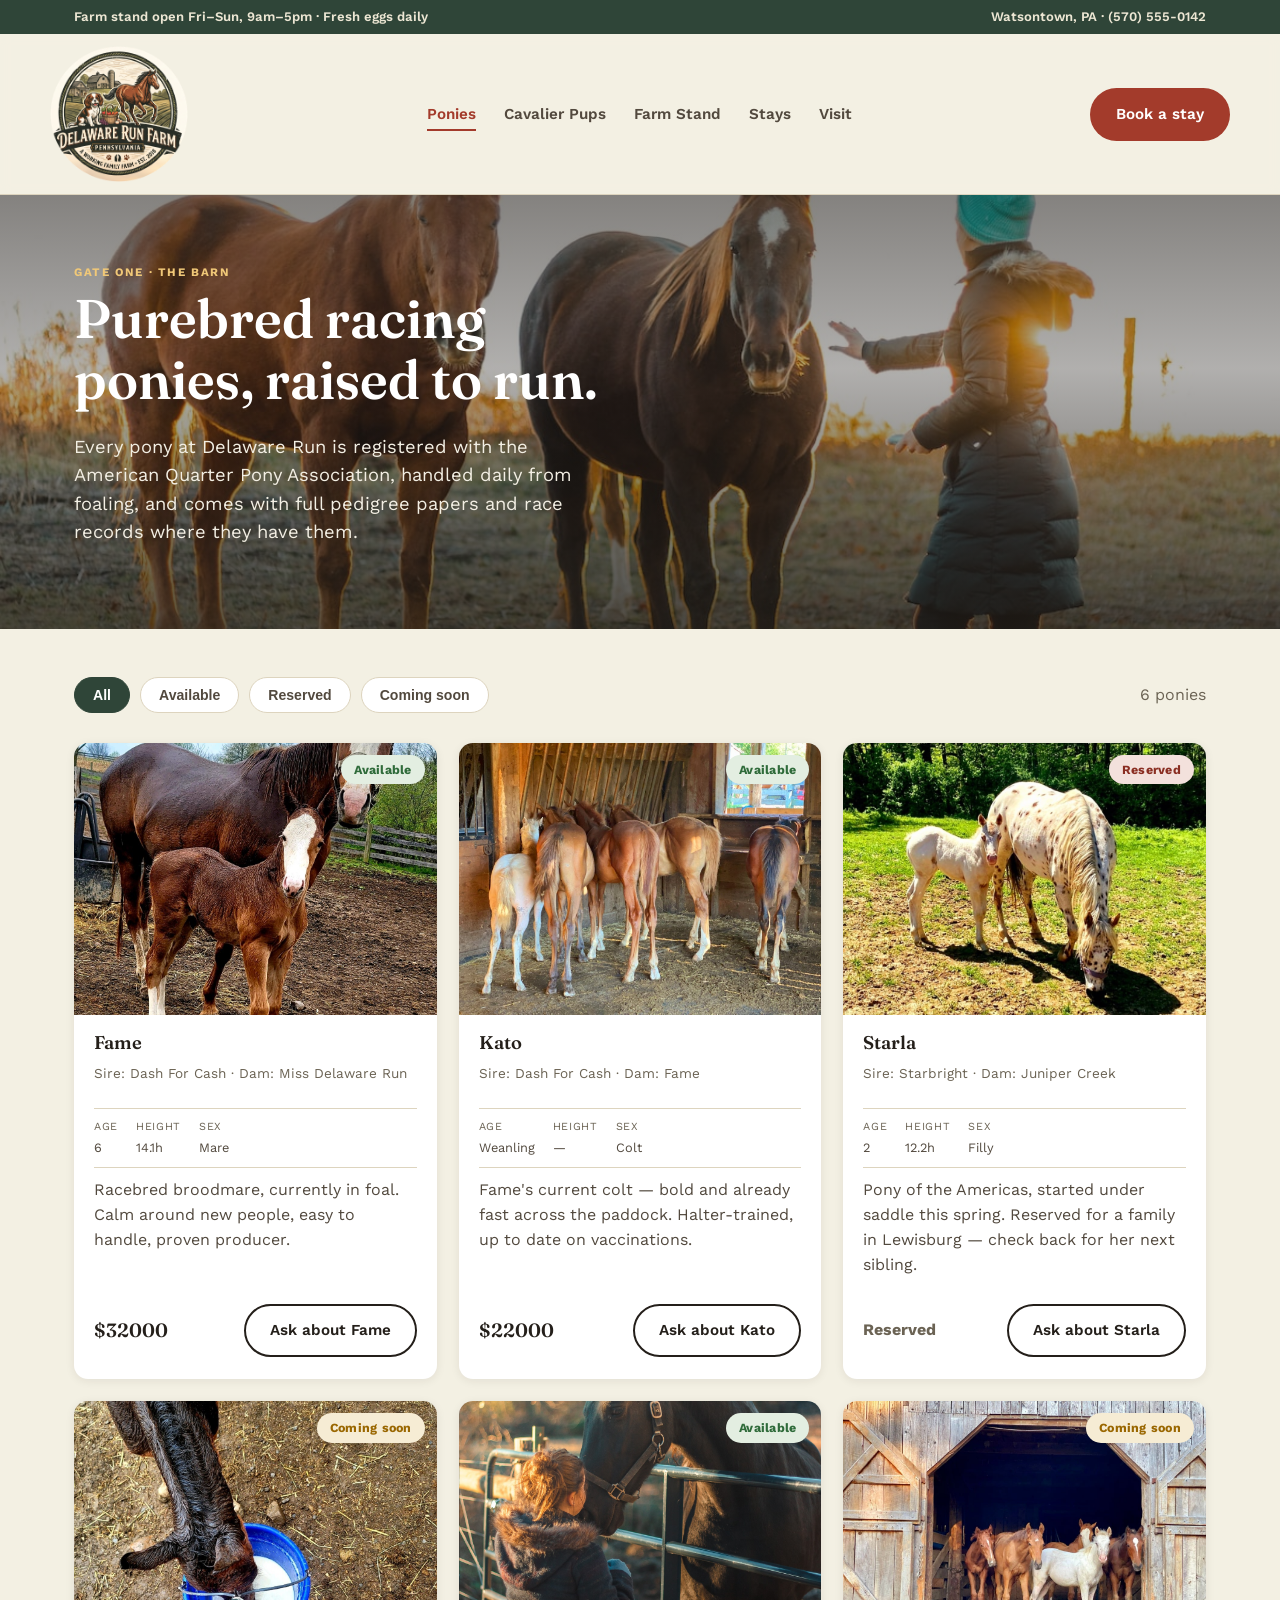
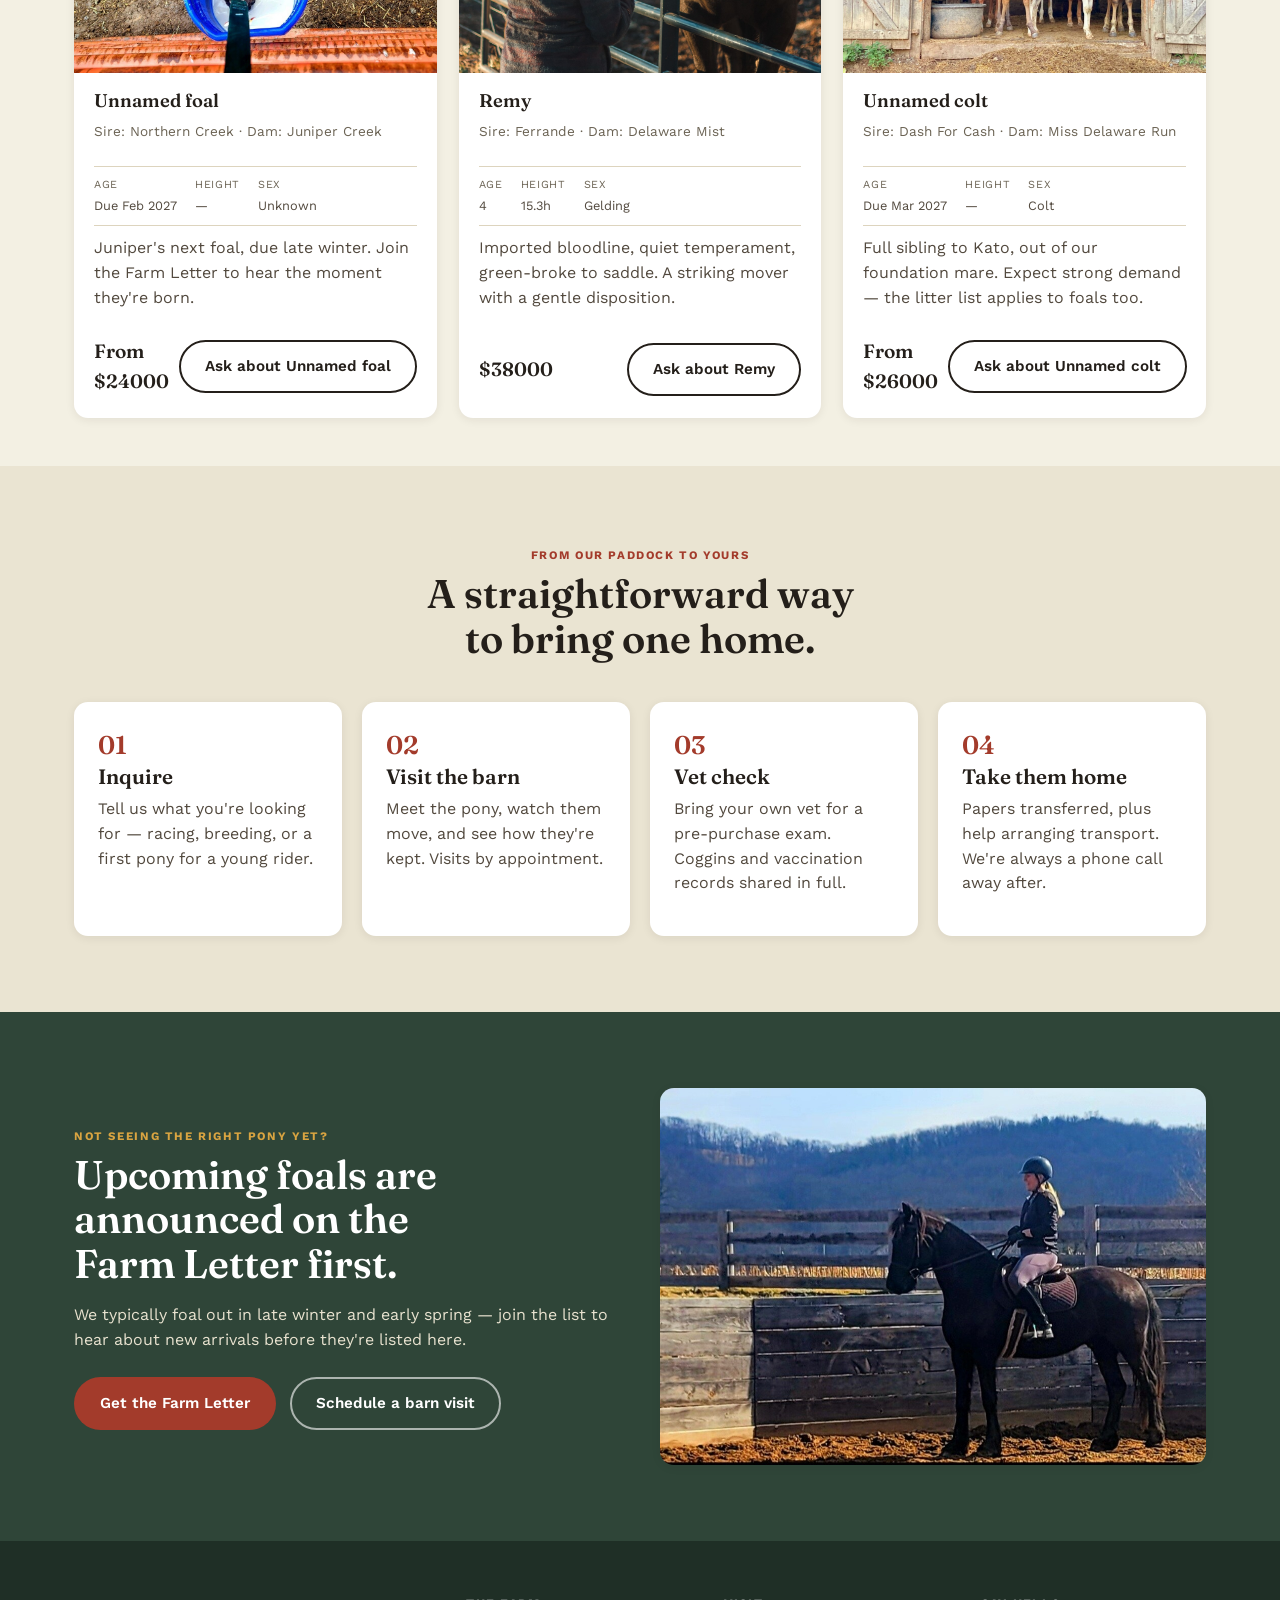
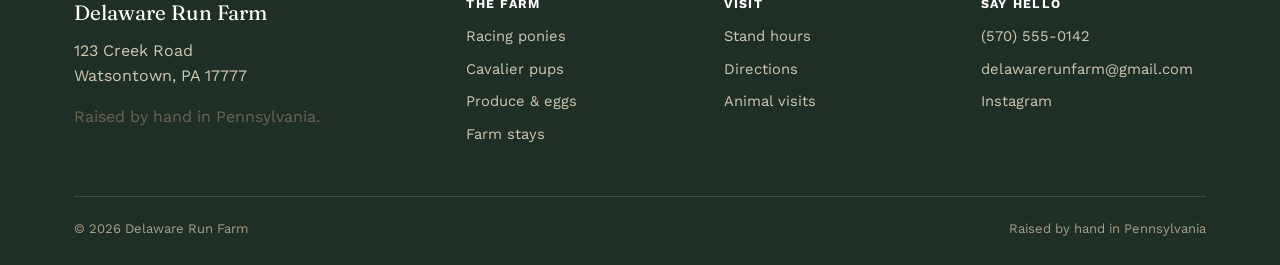
<file: ponies.html>
<!doctype html>
<html lang="en">
<head>
<meta charset="UTF-8" />
<meta name="viewport" content="width=device-width, initial-scale=1" />
<title>Racing Ponies for Sale — Delaware Run Farm</title>
<meta name="description" content="Purebred racing ponies, registered and raised to run at Delaware Run Farm in Watsontown, PA. Full pedigrees, race records, and a straightforward path from paddock to yours." />
<link rel="icon" type="image/png" href="assets/favicon.png" />
<link rel="preconnect" href="https://fonts.googleapis.com">
<link rel="preconnect" href="https://fonts.gstatic.com" crossorigin>
<link href="https://fonts.googleapis.com/css2?family=Fraunces:ital,wght@0,500;0,600;0,700;1,500&family=Work+Sans:wght@400;500;600;700&display=swap" rel="stylesheet">
<link rel="stylesheet" href="css/style.css" />
</head>
<body>
<a href="#main" class="skip-link">Skip to content</a>

<div class="top-banner">
  <div class="container">
    <span>Farm stand open Fri–Sun, 9am–5pm · Fresh eggs daily</span>
    <span>Watsontown, PA · (570) 555-0142</span>
  </div>
</div>

<header class="site-header">
  <div class="container header-row">
    <a class="brand" href="index.html"><img src="assets/logo-mark.png" alt="Delaware Run Farm" /></a>
    <nav>
      <ul class="nav-links">
        <li><a href="ponies.html" class="active">Ponies</a></li>
        <li><a href="cavaliers.html">Cavalier Pups</a></li>
        <li><a href="farm-stand.html">Farm Stand</a></li>
        <li><a href="stays.html">Stays</a></li>
        <li><a href="visit.html">Visit</a></li>
      </ul>
    </nav>
    <div class="header-cta">
      <a href="book-stay.html" class="btn btn-primary">Book a stay</a>
      <button class="nav-toggle" aria-label="Open menu" aria-expanded="false">
        <svg viewBox="0 0 24 24" fill="none" stroke="currentColor" stroke-width="2"><path d="M3 6h18M3 12h18M3 18h18"/></svg>
      </button>
    </div>
  </div>
</header>

<main id="main">

  <section class="hero hero-small" style="background-image: url('assets/photos/ponies-racing-performance.jpg');">
    <div class="container">
      <div class="hero-inner">
        <p class="eyebrow" style="color:#F0C878;">Gate One · The Barn</p>
        <h1>Purebred racing ponies, raised to run.</h1>
        <p class="lead">Every pony at Delaware Run is registered with the American Quarter Pony Association, handled daily from foaling, and comes with full pedigree papers and race records where they have them.</p>
      </div>
    </div>
  </section>

  <section class="section-tight">
    <div class="container">
      <div class="filter-row" data-filter-group="[data-pony]">
        <button class="filter-chip active" data-filter="all">All</button>
        <button class="filter-chip" data-filter="available">Available</button>
        <button class="filter-chip" data-filter="reserved">Reserved</button>
        <button class="filter-chip" data-filter="coming">Coming soon</button>
        <span class="muted" style="margin-left:auto; align-self:center;" data-ponies-count>6 ponies</span>
      </div>

      <div class="grid-3" data-ponies-grid>

        <article class="animal-card" data-pony data-status="available">
          <div class="animal-photo" style="background-image:url('assets/photos/ponies-broodmare-fame-kato.jpg');">
            <span class="animal-status pill pill-ok">Available</span>
          </div>
          <div class="animal-body">
            <h3 class="animal-name">Fame</h3>
            <p class="animal-pedigree">Dash For Cash × Miss Delaware Run</p>
            <div class="spec-row">
              <div><span>Age</span>6</div>
              <div><span>Height</span>14.1h</div>
              <div><span>Sex</span>Mare</div>
            </div>
            <p>Racebred broodmare, currently in foal. Calm around new people, easy to handle, proven producer.</p>
            <div class="animal-footer">
              <span class="price">$32,000</span>
              <a href="visit.html#contact" class="btn btn-outline">Ask about Fame</a>
            </div>
          </div>
        </article>

        <article class="animal-card" data-pony data-status="available">
          <div class="animal-photo" style="background-image:url('assets/photos/ponies-weanlings-feed.jpg');">
            <span class="animal-status pill pill-ok">Available</span>
          </div>
          <div class="animal-body">
            <h3 class="animal-name">Kato</h3>
            <p class="animal-pedigree">Sire: Dash For Cash · Dam: Fame</p>
            <div class="spec-row">
              <div><span>Age</span>Weanling</div>
              <div><span>Height</span>—</div>
              <div><span>Sex</span>Colt</div>
            </div>
            <p>Fame's current colt — bold and already fast across the paddock. Halter-trained, up to date on vaccinations.</p>
            <div class="animal-footer">
              <span class="price">$22,000</span>
              <a href="visit.html#contact" class="btn btn-outline">Ask about Kato</a>
            </div>
          </div>
        </article>

        <article class="animal-card" data-pony data-status="reserved">
          <div class="animal-photo" style="background-image:url('assets/photos/ponies-poa-mare-foal.jpg');">
            <span class="animal-status pill pill-bad">Reserved</span>
          </div>
          <div class="animal-body">
            <h3 class="animal-name">Starla</h3>
            <p class="animal-pedigree">POA registered · Sire: Starbright · Dam: Juniper Creek</p>
            <div class="spec-row">
              <div><span>Age</span>2</div>
              <div><span>Height</span>12.2h</div>
              <div><span>Sex</span>Filly</div>
            </div>
            <p>Pony of the Americas, started under saddle this spring. Reserved for a family in Lewisburg — check back for her next sibling.</p>
            <div class="animal-footer">
              <span class="muted" style="font-weight:700;">Reserved</span>
              <a href="visit.html#contact" class="btn btn-outline">Ask about Starla</a>
            </div>
          </div>
        </article>

        <article class="animal-card" data-pony data-status="coming">
          <div class="animal-photo" style="background-image:url('assets/photos/ponies-raising-foal.jpg');">
            <span class="animal-status pill pill-warn">Coming soon</span>
          </div>
          <div class="animal-body">
            <h3 class="animal-name">Unnamed foal</h3>
            <p class="animal-pedigree">Sire: Northern Creek · Dam: Juniper Creek</p>
            <div class="spec-row">
              <div><span>Age</span>Due Feb 2027</div>
              <div><span>Height</span>—</div>
              <div><span>Sex</span>Unknown</div>
            </div>
            <p>Juniper's next foal, due late winter. Join the Farm Letter to hear the moment they're born.</p>
            <div class="animal-footer">
              <span class="price">From $24,000</span>
              <a href="visit.html#contact" class="btn btn-outline">Ask about this foal</a>
            </div>
          </div>
        </article>

        <article class="animal-card" data-pony data-status="available">
          <div class="animal-photo" style="background-image:url('assets/photos/ponies-friesian.jpg');">
            <span class="animal-status pill pill-ok">Available</span>
          </div>
          <div class="animal-body">
            <h3 class="animal-name">Remy</h3>
            <p class="animal-pedigree">Imported Friesian cross · Sire: Ferrande · Dam: Delaware Mist</p>
            <div class="spec-row">
              <div><span>Age</span>4</div>
              <div><span>Height</span>15.3h</div>
              <div><span>Sex</span>Gelding</div>
            </div>
            <p>Imported bloodline, quiet temperament, green-broke to saddle. A striking mover with a gentle disposition.</p>
            <div class="animal-footer">
              <span class="price">$38,000</span>
              <a href="visit.html#contact" class="btn btn-outline">Ask about Remy</a>
            </div>
          </div>
        </article>

        <article class="animal-card" data-pony data-status="coming">
          <div class="animal-photo" style="background-image:url('assets/photos/ponies-weanling-barn.jpg');">
            <span class="animal-status pill pill-warn">Coming soon</span>
          </div>
          <div class="animal-body">
            <h3 class="animal-name">Unnamed colt</h3>
            <p class="animal-pedigree">Sire: Dash For Cash · Dam: Miss Delaware Run</p>
            <div class="spec-row">
              <div><span>Age</span>Due Mar 2027</div>
              <div><span>Height</span>—</div>
              <div><span>Sex</span>Colt</div>
            </div>
            <p>Full sibling to Kato, out of our foundation mare. Expect strong demand — the litter list applies to foals too.</p>
            <div class="animal-footer">
              <span class="price">From $26,000</span>
              <a href="visit.html#contact" class="btn btn-outline">Ask about this foal</a>
            </div>
          </div>
        </article>

      </div>
    </div>
  </section>

  <section class="section section-alt">
    <div class="container">
      <div class="section-head center">
        <p class="eyebrow">From our paddock to yours</p>
        <h2>A straightforward way to bring one home.</h2>
      </div>
      <div class="steps-grid">
        <div class="step-card">
          <div class="step-num">01</div>
          <h3>Inquire</h3>
          <p>Tell us what you're looking for — racing, breeding, or a first pony for a young rider.</p>
        </div>
        <div class="step-card">
          <div class="step-num">02</div>
          <h3>Visit the barn</h3>
          <p>Meet the pony, watch them move, and see how they're kept. Visits by appointment.</p>
        </div>
        <div class="step-card">
          <div class="step-num">03</div>
          <h3>Vet check</h3>
          <p>Bring your own vet for a pre-purchase exam. Coggins and vaccination records shared in full.</p>
        </div>
        <div class="step-card">
          <div class="step-num">04</div>
          <h3>Take them home</h3>
          <p>Papers transferred, plus help arranging transport. We're always a phone call away after.</p>
        </div>
      </div>
    </div>
  </section>

  <section class="section section-dark">
    <div class="container grid-2">
      <div>
        <p class="eyebrow" style="color:var(--wheat);">Not seeing the right pony yet?</p>
        <h2>Upcoming foals are announced on the Farm Letter first.</h2>
        <p>We typically foal out in late winter and early spring — join the list to hear about new arrivals before they're listed here.</p>
        <div class="hero-actions">
          <a href="index.html#farm-letter" class="btn btn-primary">Get the Farm Letter</a>
          <a href="visit.html#contact" class="btn btn-outline-light">Schedule a barn visit</a>
        </div>
      </div>
      <div class="photo-frame"><img src="assets/photos/ponies-training-ring.jpg" alt="A pony being worked in the training ring at Delaware Run Farm" /></div>
    </div>
  </section>

</main>

<footer class="site-footer">
  <div class="container">
    <div class="footer-grid">
      <div>
        <div class="footer-brand">Delaware Run Farm</div>
        <p>123 Creek Road<br>Watsontown, PA 17777</p>
        <p class="muted">Raised by hand in Pennsylvania.</p>
      </div>
      <div class="footer-col">
        <h4>The Farm</h4>
        <a href="ponies.html">Racing ponies</a>
        <a href="cavaliers.html">Cavalier pups</a>
        <a href="farm-stand.html">Produce &amp; eggs</a>
        <a href="stays.html">Farm stays</a>
      </div>
      <div class="footer-col">
        <h4>Visit</h4>
        <a href="visit.html">Stand hours</a>
        <a href="visit.html#directions">Directions</a>
        <a href="visit.html#contact">Animal visits</a>
      </div>
      <div class="footer-col">
        <h4>Say Hello</h4>
        <a href="tel:5705550142">(570) 555-0142</a>
        <a href="mailto:delawarerunfarm@gmail.com">delawarerunfarm@gmail.com</a>
        <a href="https://instagram.com" target="_blank" rel="noreferrer">Instagram</a>
      </div>
    </div>
    <div class="footer-bottom">
      <span>© 2026 Delaware Run Farm</span>
      <span>Raised by hand in Pennsylvania</span>
    </div>
  </div>
</footer>

<script src="js/main.js"></script>
<script type="module" src="js/page-ponies.js"></script>
</body>
</html>
</file>
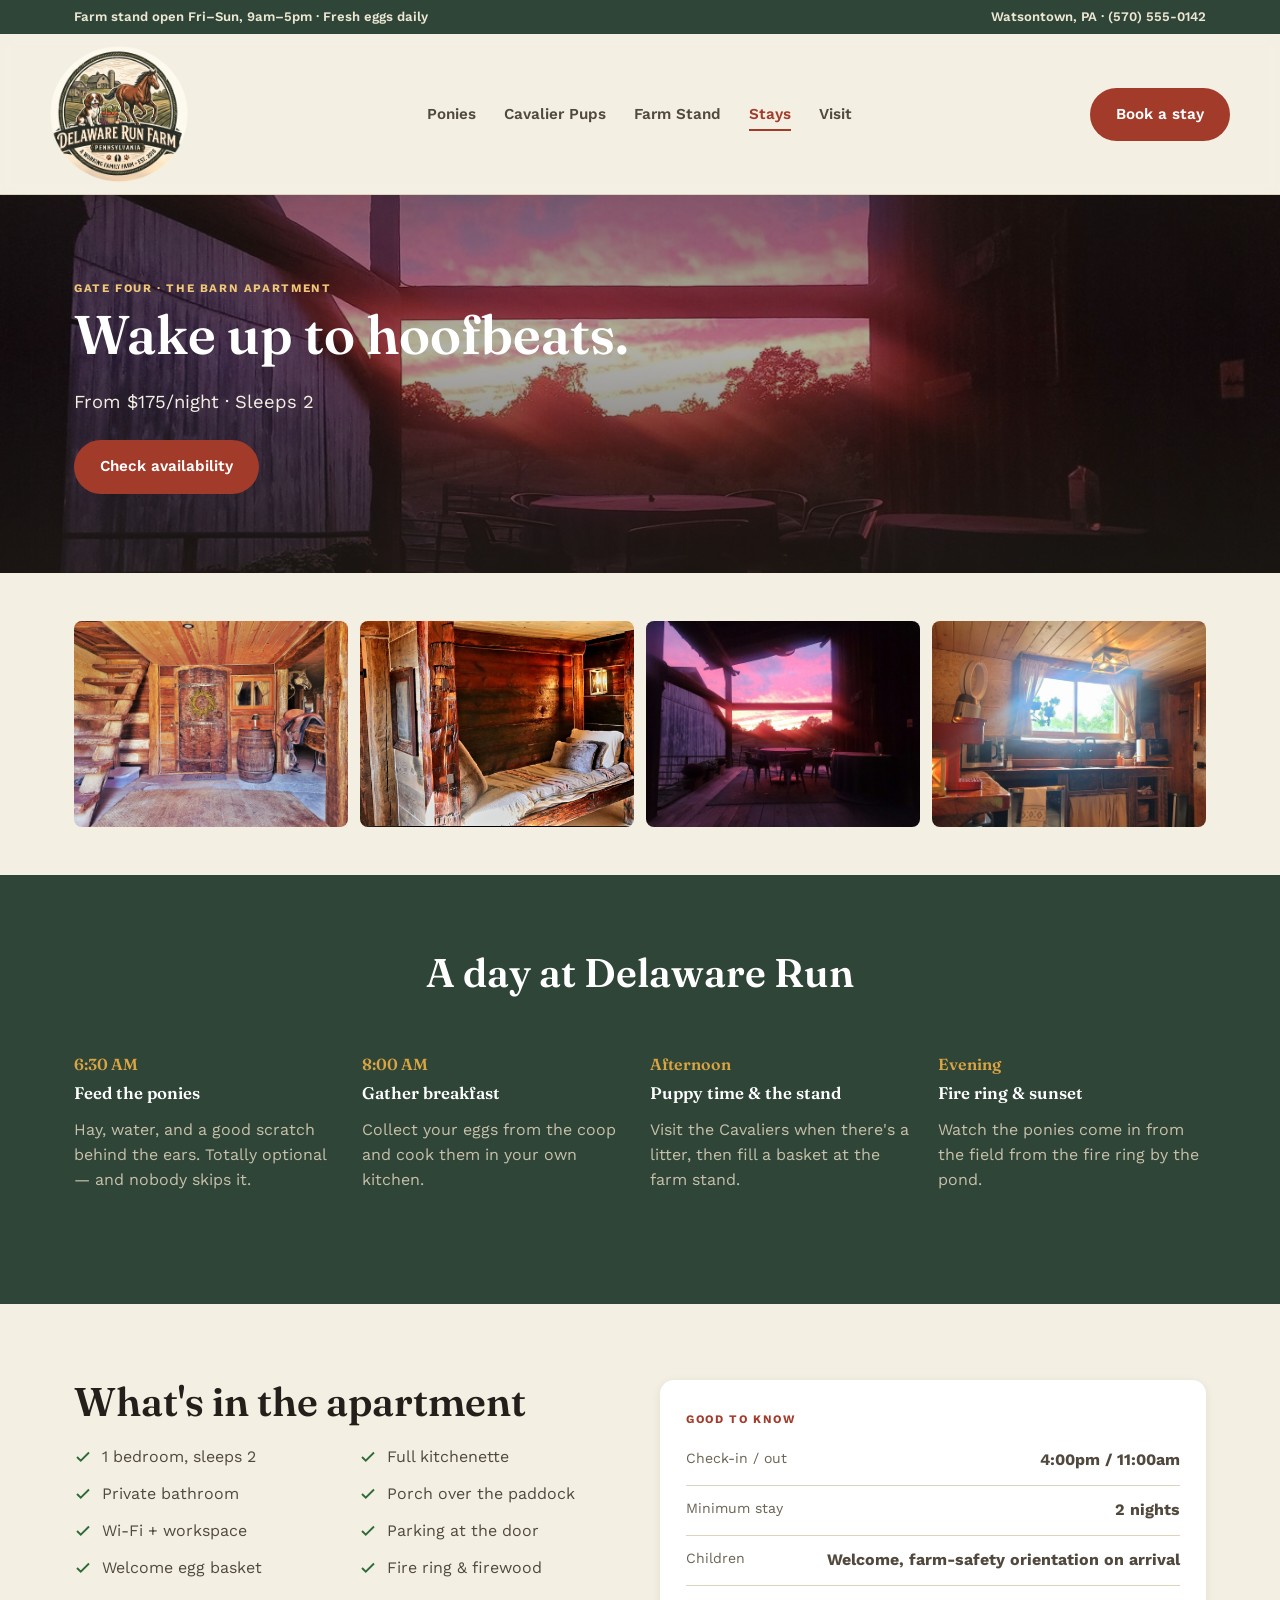
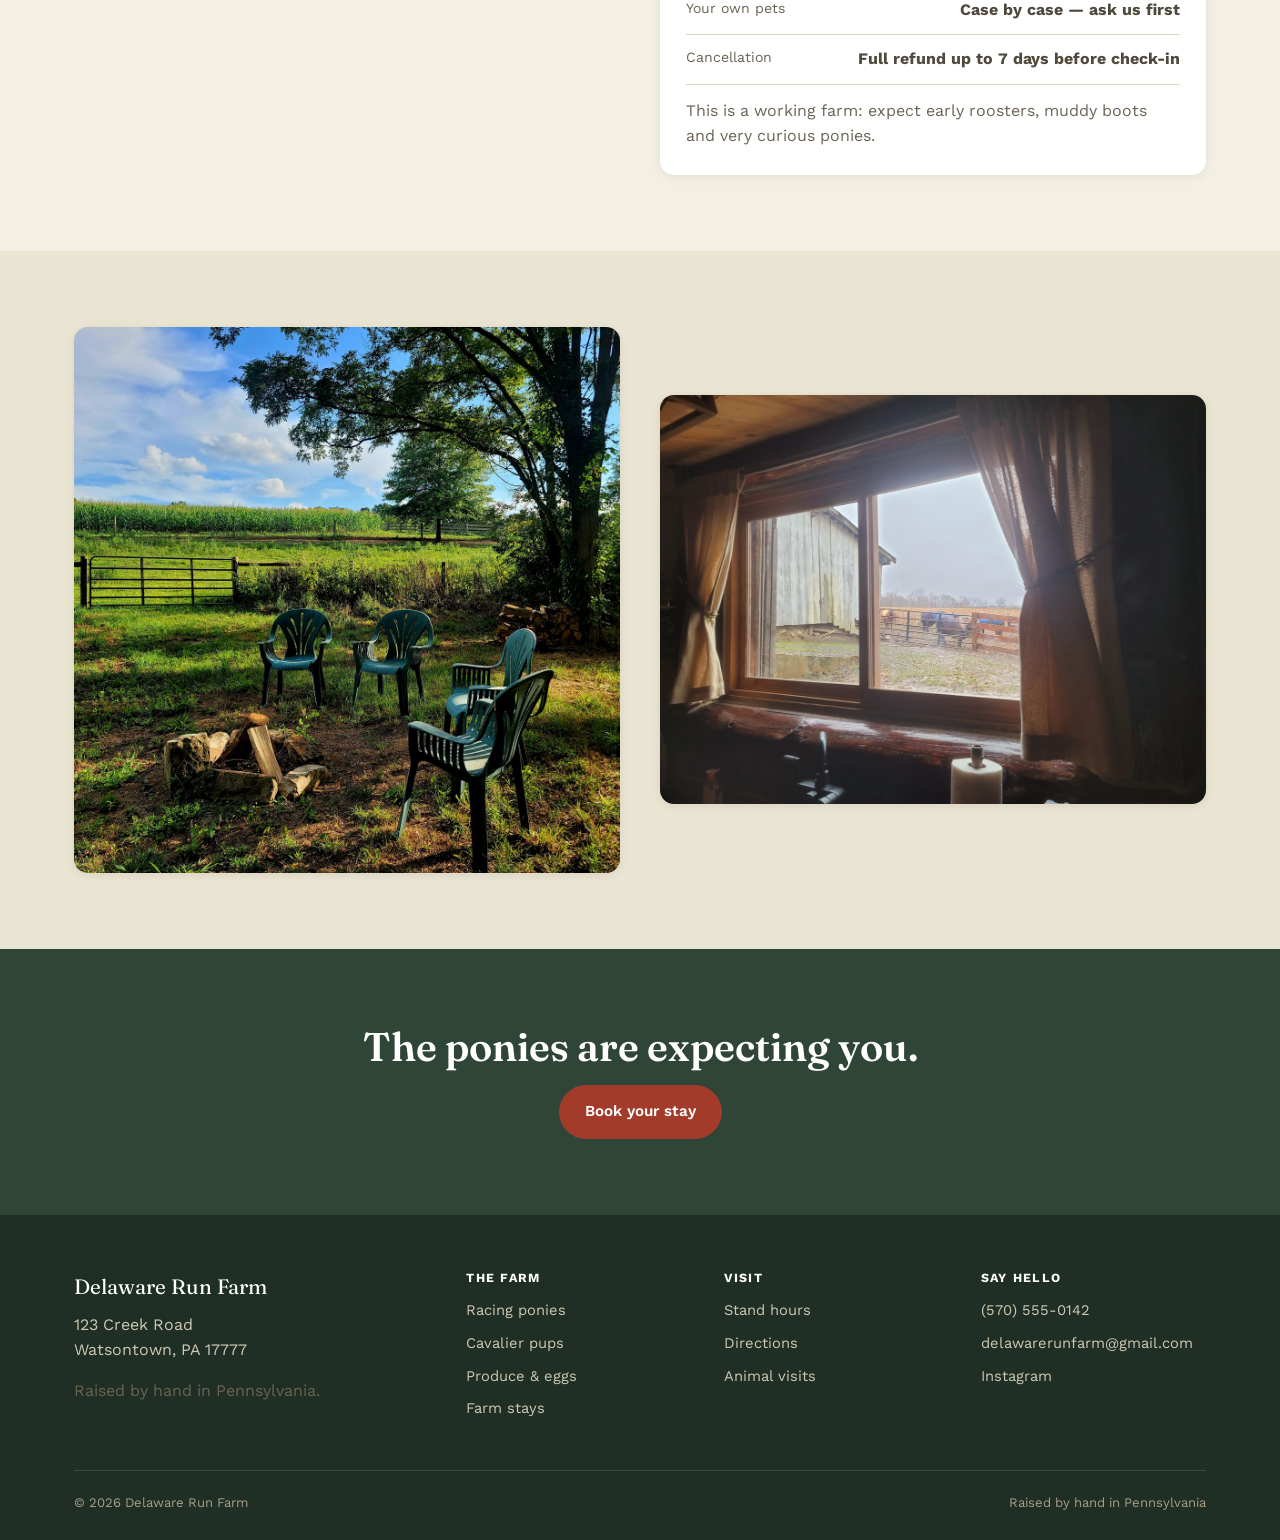
<file: stays.html>
<!doctype html>
<html lang="en">
<head>
<meta charset="UTF-8" />
<meta name="viewport" content="width=device-width, initial-scale=1" />
<title>Farm Stays — Delaware Run Farm, Watsontown PA</title>
<meta name="description" content="Stay in the barn apartment at Delaware Run Farm — feed the ponies at dawn, gather your own breakfast from the coop, and fall asleep to the sound of the pond." />
<link rel="icon" type="image/png" href="assets/favicon.png" />
<link rel="preconnect" href="https://fonts.googleapis.com">
<link rel="preconnect" href="https://fonts.gstatic.com" crossorigin>
<link href="https://fonts.googleapis.com/css2?family=Fraunces:ital,wght@0,500;0,600;0,700;1,500&family=Work+Sans:wght@400;500;600;700&display=swap" rel="stylesheet">
<link rel="stylesheet" href="css/style.css" />
</head>
<body>
<a href="#main" class="skip-link">Skip to content</a>

<div class="top-banner">
  <div class="container">
    <span>Farm stand open Fri–Sun, 9am–5pm · Fresh eggs daily</span>
    <span>Watsontown, PA · (570) 555-0142</span>
  </div>
</div>

<header class="site-header">
  <div class="container header-row">
    <a class="brand" href="index.html"><img src="assets/logo-mark.png" alt="Delaware Run Farm" /></a>
    <nav>
      <ul class="nav-links">
        <li><a href="ponies.html">Ponies</a></li>
        <li><a href="cavaliers.html">Cavalier Pups</a></li>
        <li><a href="farm-stand.html">Farm Stand</a></li>
        <li><a href="stays.html" class="active">Stays</a></li>
        <li><a href="visit.html">Visit</a></li>
      </ul>
    </nav>
    <div class="header-cta">
      <a href="book-stay.html" class="btn btn-primary">Book a stay</a>
      <button class="nav-toggle" aria-label="Open menu" aria-expanded="false">
        <svg viewBox="0 0 24 24" fill="none" stroke="currentColor" stroke-width="2"><path d="M3 6h18M3 12h18M3 18h18"/></svg>
      </button>
    </div>
  </div>
</header>

<main id="main">

  <section class="hero hero-small" style="background-image: url('assets/photos/stays-deck.jpg');">
    <div class="container">
      <div class="hero-inner">
        <p class="eyebrow" style="color:#F0C878;">Gate Four · The Barn Apartment</p>
        <h1>Wake up to hoofbeats.</h1>
        <p class="lead">From $175/night · Sleeps 2</p>
        <div class="hero-actions">
          <a href="book-stay.html" class="btn btn-primary">Check availability</a>
        </div>
      </div>
    </div>
  </section>

  <section class="section-tight">
    <div class="container">
      <div class="gallery">
        <img src="assets/photos/stays-entrance.jpg" alt="Entrance into the barn apartment" />
        <img src="assets/photos/stays-bed.jpg" alt="Cozy bed made from hand-hewn barn beams" />
        <img src="assets/photos/stays-deck.jpg" alt="Porch view over the paddock and pond" />
        <img src="assets/photos/stays-kitchenette.jpg" alt="Kitchenette stocked for breakfast" />
      </div>
    </div>
  </section>

  <section class="section section-dark">
    <div class="container">
      <h2 class="center">A day at Delaware Run</h2>
      <div class="grid-4" style="margin-top:36px;">
        <div class="feature-row" style="border-top:none; flex-direction:column; gap:8px;">
          <span class="feature-time">6:30 AM</span>
          <h3 style="color:#fff; font-size:1.05rem;">Feed the ponies</h3>
          <p class="muted">Hay, water, and a good scratch behind the ears. Totally optional — and nobody skips it.</p>
        </div>
        <div class="feature-row" style="border-top:none; flex-direction:column; gap:8px;">
          <span class="feature-time">8:00 AM</span>
          <h3 style="color:#fff; font-size:1.05rem;">Gather breakfast</h3>
          <p class="muted">Collect your eggs from the coop and cook them in your own kitchen.</p>
        </div>
        <div class="feature-row" style="border-top:none; flex-direction:column; gap:8px;">
          <span class="feature-time">Afternoon</span>
          <h3 style="color:#fff; font-size:1.05rem;">Puppy time &amp; the stand</h3>
          <p class="muted">Visit the Cavaliers when there's a litter, then fill a basket at the farm stand.</p>
        </div>
        <div class="feature-row" style="border-top:none; flex-direction:column; gap:8px;">
          <span class="feature-time">Evening</span>
          <h3 style="color:#fff; font-size:1.05rem;">Fire ring &amp; sunset</h3>
          <p class="muted">Watch the ponies come in from the field from the fire ring by the pond.</p>
        </div>
      </div>
    </div>
  </section>

  <section class="section">
    <div class="container grid-2" style="align-items:flex-start;">
      <div>
        <h2>What's in the apartment</h2>
        <ul class="checklist" style="margin-top:20px;">
          <li><svg width="18" height="18" viewBox="0 0 24 24" fill="none" stroke="currentColor" stroke-width="2.5"><path d="M20 6L9 17l-5-5"/></svg> 1 bedroom, sleeps 2</li>
          <li><svg width="18" height="18" viewBox="0 0 24 24" fill="none" stroke="currentColor" stroke-width="2.5"><path d="M20 6L9 17l-5-5"/></svg> Full kitchenette</li>
          <li><svg width="18" height="18" viewBox="0 0 24 24" fill="none" stroke="currentColor" stroke-width="2.5"><path d="M20 6L9 17l-5-5"/></svg> Private bathroom</li>
          <li><svg width="18" height="18" viewBox="0 0 24 24" fill="none" stroke="currentColor" stroke-width="2.5"><path d="M20 6L9 17l-5-5"/></svg> Porch over the paddock</li>
          <li><svg width="18" height="18" viewBox="0 0 24 24" fill="none" stroke="currentColor" stroke-width="2.5"><path d="M20 6L9 17l-5-5"/></svg> Wi-Fi + workspace</li>
          <li><svg width="18" height="18" viewBox="0 0 24 24" fill="none" stroke="currentColor" stroke-width="2.5"><path d="M20 6L9 17l-5-5"/></svg> Parking at the door</li>
          <li><svg width="18" height="18" viewBox="0 0 24 24" fill="none" stroke="currentColor" stroke-width="2.5"><path d="M20 6L9 17l-5-5"/></svg> Welcome egg basket</li>
          <li><svg width="18" height="18" viewBox="0 0 24 24" fill="none" stroke="currentColor" stroke-width="2.5"><path d="M20 6L9 17l-5-5"/></svg> Fire ring &amp; firewood</li>
        </ul>
      </div>
      <div class="info-panel">
        <p class="eyebrow">Good to know</p>
        <div class="info-row"><span class="label">Check-in / out</span><span class="value">4:00pm / 11:00am</span></div>
        <div class="info-row"><span class="label">Minimum stay</span><span class="value">2 nights</span></div>
        <div class="info-row"><span class="label">Children</span><span class="value">Welcome, farm-safety orientation on arrival</span></div>
        <div class="info-row"><span class="label">Your own pets</span><span class="value">Case by case — ask us first</span></div>
        <div class="info-row"><span class="label">Cancellation</span><span class="value">Full refund up to 7 days before check-in</span></div>
        <p class="muted" style="margin-top:14px; margin-bottom:0;">This is a working farm: expect early roosters, muddy boots and very curious ponies.</p>
      </div>
    </div>
  </section>

  <section class="section section-alt">
    <div class="container grid-2">
      <div class="photo-frame"><img src="assets/photos/stays-fire-ring.jpg" alt="Fire ring by the pond at Delaware Run Farm" /></div>
      <div class="photo-frame"><img src="assets/photos/stays-view-horses.jpg" alt="View of the horses from the apartment window" /></div>
    </div>
  </section>

  <section class="section section-dark center">
    <div class="container">
      <h2>The ponies are expecting you.</h2>
      <a href="book-stay.html" class="btn btn-primary">Book your stay</a>
    </div>
  </section>

</main>

<footer class="site-footer">
  <div class="container">
    <div class="footer-grid">
      <div>
        <div class="footer-brand">Delaware Run Farm</div>
        <p>123 Creek Road<br>Watsontown, PA 17777</p>
        <p class="muted">Raised by hand in Pennsylvania.</p>
      </div>
      <div class="footer-col">
        <h4>The Farm</h4>
        <a href="ponies.html">Racing ponies</a>
        <a href="cavaliers.html">Cavalier pups</a>
        <a href="farm-stand.html">Produce &amp; eggs</a>
        <a href="stays.html">Farm stays</a>
      </div>
      <div class="footer-col">
        <h4>Visit</h4>
        <a href="visit.html">Stand hours</a>
        <a href="visit.html#directions">Directions</a>
        <a href="visit.html#contact">Animal visits</a>
      </div>
      <div class="footer-col">
        <h4>Say Hello</h4>
        <a href="tel:5705550142">(570) 555-0142</a>
        <a href="mailto:delawarerunfarm@gmail.com">delawarerunfarm@gmail.com</a>
        <a href="https://instagram.com" target="_blank" rel="noreferrer">Instagram</a>
      </div>
    </div>
    <div class="footer-bottom">
      <span>© 2026 Delaware Run Farm</span>
      <span>Raised by hand in Pennsylvania</span>
    </div>
  </div>
</footer>

<script src="js/main.js"></script>
</body>
</html>
</file>
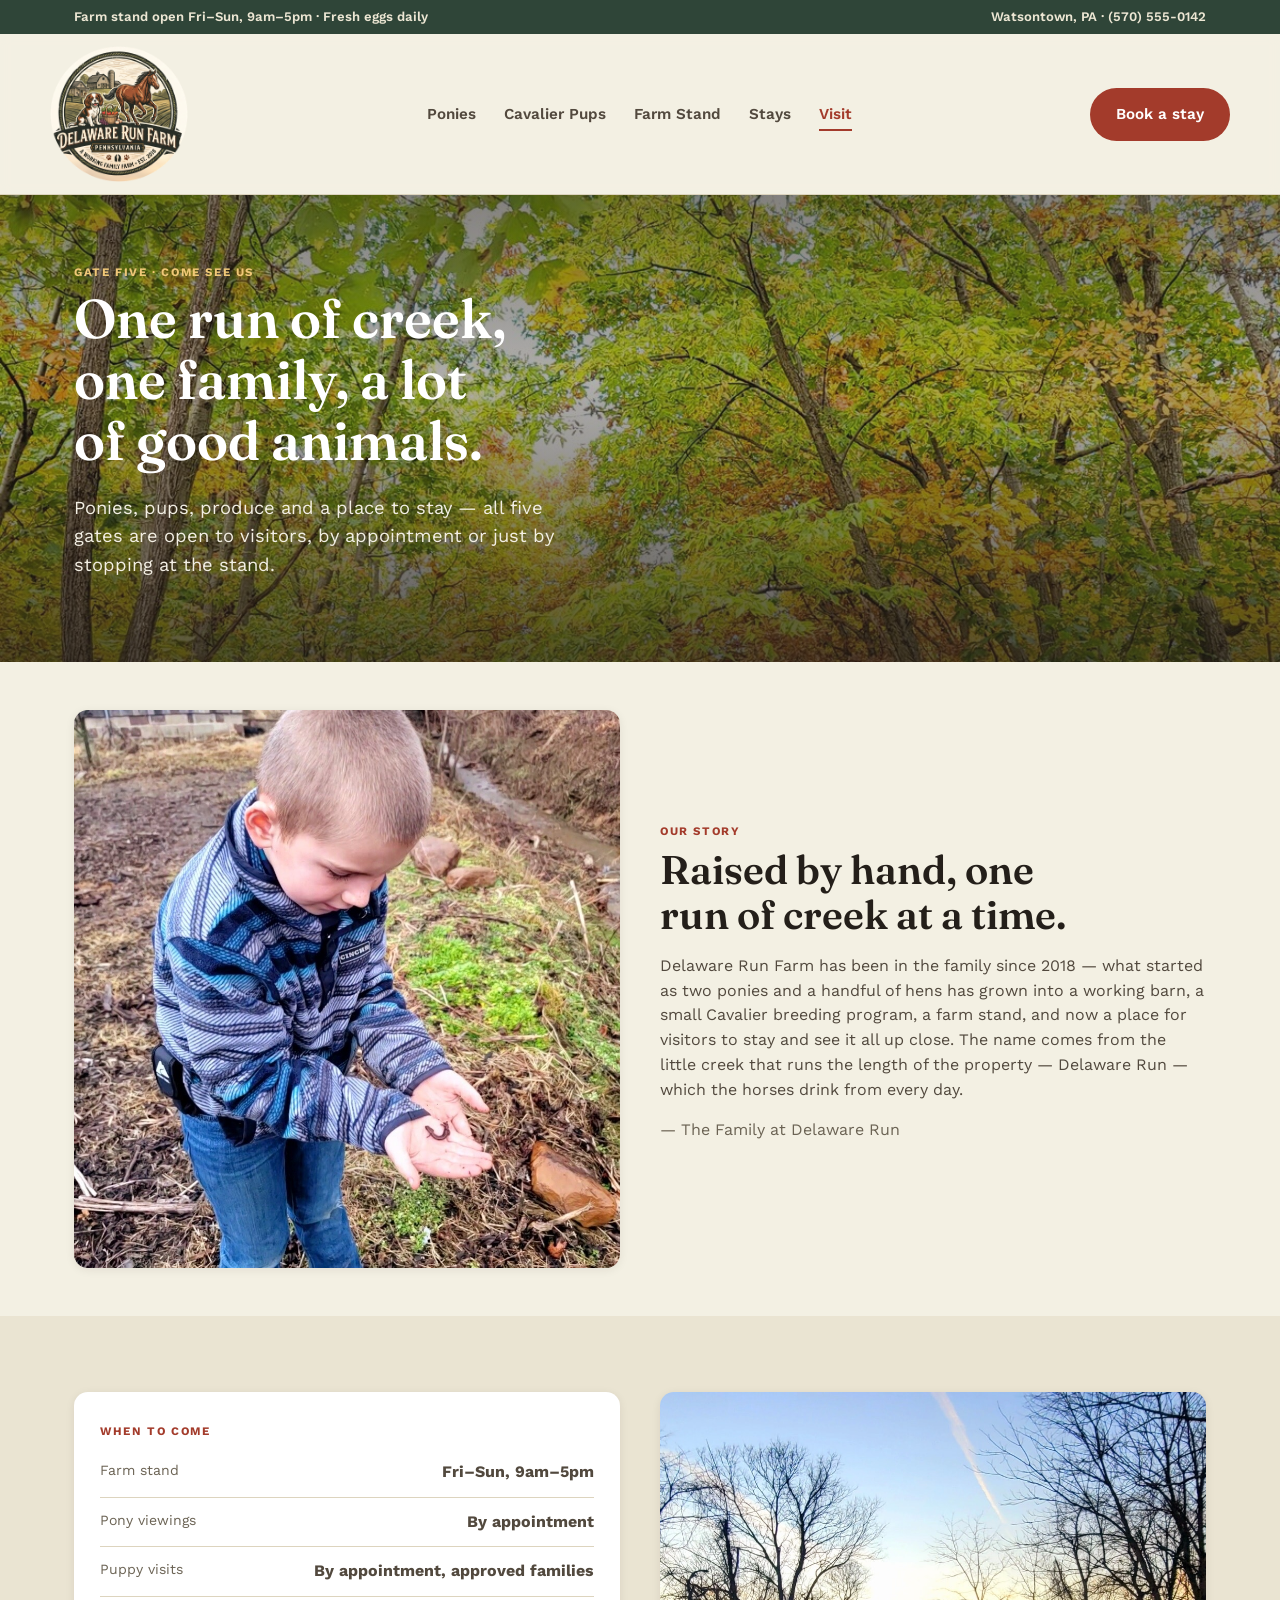
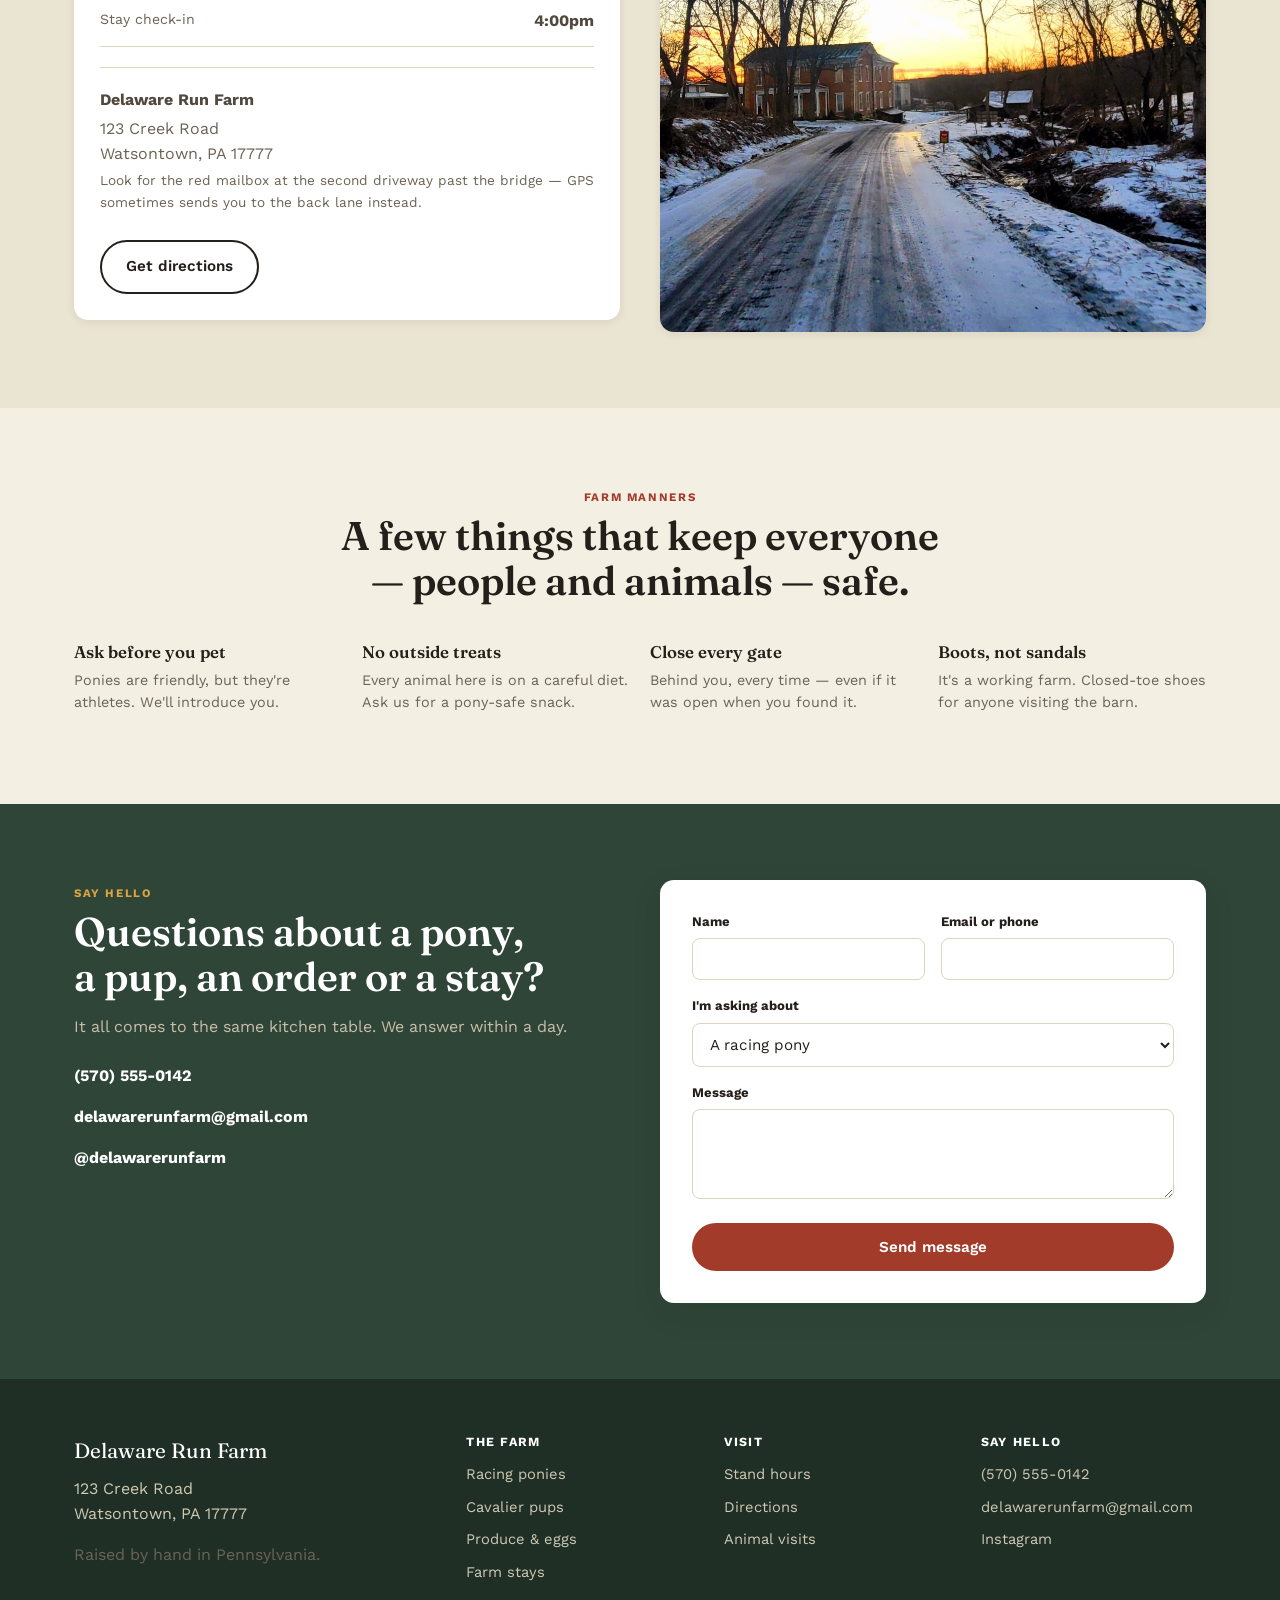
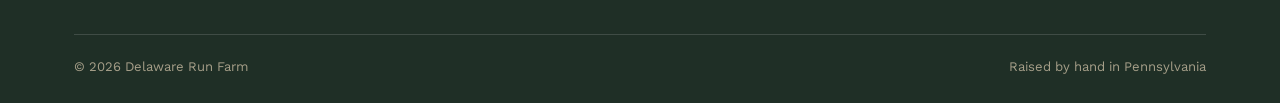
<file: visit.html>
<!doctype html>
<html lang="en">
<head>
<meta charset="UTF-8" />
<meta name="viewport" content="width=device-width, initial-scale=1" />
<title>Visit Us — Delaware Run Farm, Watsontown PA</title>
<meta name="description" content="Plan a visit to Delaware Run Farm in Watsontown, PA — hours, directions, farm manners, and how to reach us." />
<link rel="icon" type="image/png" href="assets/favicon.png" />
<link rel="preconnect" href="https://fonts.googleapis.com">
<link rel="preconnect" href="https://fonts.gstatic.com" crossorigin>
<link href="https://fonts.googleapis.com/css2?family=Fraunces:ital,wght@0,500;0,600;0,700;1,500&family=Work+Sans:wght@400;500;600;700&display=swap" rel="stylesheet">
<link rel="stylesheet" href="css/style.css" />
</head>
<body>
<a href="#main" class="skip-link">Skip to content</a>

<div class="top-banner">
  <div class="container">
    <span>Farm stand open Fri–Sun, 9am–5pm · Fresh eggs daily</span>
    <span>Watsontown, PA · (570) 555-0142</span>
  </div>
</div>

<header class="site-header">
  <div class="container header-row">
    <a class="brand" href="index.html"><img src="assets/logo-mark.png" alt="Delaware Run Farm" /></a>
    <nav>
      <ul class="nav-links">
        <li><a href="ponies.html">Ponies</a></li>
        <li><a href="cavaliers.html">Cavalier Pups</a></li>
        <li><a href="farm-stand.html">Farm Stand</a></li>
        <li><a href="stays.html">Stays</a></li>
        <li><a href="visit.html" class="active">Visit</a></li>
      </ul>
    </nav>
    <div class="header-cta">
      <a href="book-stay.html" class="btn btn-primary">Book a stay</a>
      <button class="nav-toggle" aria-label="Open menu" aria-expanded="false">
        <svg viewBox="0 0 24 24" fill="none" stroke="currentColor" stroke-width="2"><path d="M3 6h18M3 12h18M3 18h18"/></svg>
      </button>
    </div>
  </div>
</header>

<main id="main">

  <section class="hero hero-small" style="background-image: url('assets/photos/visit-fall-canopy.jpg');">
    <div class="container">
      <div class="hero-inner">
        <p class="eyebrow" style="color:#F0C878;">Gate Five · Come See Us</p>
        <h1>One run of creek, one family, a lot of good animals.</h1>
        <p class="lead">Ponies, pups, produce and a place to stay — all five gates are open to visitors, by appointment or just by stopping at the stand.</p>
      </div>
    </div>
  </section>

  <section class="section-tight">
    <div class="container grid-2">
      <div class="photo-frame"><img src="assets/photos/visit-wonder-wander.jpg" alt="A quiet walk across the Delaware Run Farm property" /></div>
      <div>
        <p class="eyebrow">Our story</p>
        <h2>Raised by hand, one run of creek at a time.</h2>
        <p>Delaware Run Farm has been in the family since 2018 — what started as two ponies and a handful of hens has grown into a working barn, a small Cavalier breeding program, a farm stand, and now a place for visitors to stay and see it all up close. The name comes from the little creek that runs the length of the property — Delaware Run — which the horses drink from every day.</p>
        <p class="muted">— The Family at Delaware Run</p>
      </div>
    </div>
  </section>

  <section class="section section-alt" id="directions">
    <div class="container grid-2" style="align-items:flex-start;">
      <div class="info-panel">
        <p class="eyebrow">When to come</p>
        <div class="info-row"><span class="label">Farm stand</span><span class="value">Fri–Sun, 9am–5pm</span></div>
        <div class="info-row"><span class="label">Pony viewings</span><span class="value">By appointment</span></div>
        <div class="info-row"><span class="label">Puppy visits</span><span class="value">By appointment, approved families</span></div>
        <div class="info-row"><span class="label">Stay check-in</span><span class="value">4:00pm</span></div>
        <hr class="divider" style="margin:20px 0;" />
        <p style="font-weight:700; margin-bottom:4px;">Delaware Run Farm</p>
        <p class="muted" style="margin-bottom:4px;">123 Creek Road<br>Watsontown, PA 17777</p>
        <p class="muted" style="font-size:0.85rem;">Look for the red mailbox at the second driveway past the bridge — GPS sometimes sends you to the back lane instead.</p>
        <a href="https://maps.google.com/?q=Watsontown+PA" target="_blank" rel="noreferrer" class="btn btn-outline" style="margin-top:14px;">Get directions</a>
      </div>
      <div class="photo-frame"><img src="assets/photos/visit-entrance.jpg" alt="Entrance to Delaware Run Farm from the road" /></div>
    </div>
  </section>

  <section class="section">
    <div class="container">
      <div class="section-head center">
        <p class="eyebrow">Farm manners</p>
        <h2>A few things that keep everyone — people and animals — safe.</h2>
      </div>
      <div class="grid-4">
        <div>
          <h3 style="font-size:1.05rem;">Ask before you pet</h3>
          <p class="muted" style="font-size:0.9rem;">Ponies are friendly, but they're athletes. We'll introduce you.</p>
        </div>
        <div>
          <h3 style="font-size:1.05rem;">No outside treats</h3>
          <p class="muted" style="font-size:0.9rem;">Every animal here is on a careful diet. Ask us for a pony-safe snack.</p>
        </div>
        <div>
          <h3 style="font-size:1.05rem;">Close every gate</h3>
          <p class="muted" style="font-size:0.9rem;">Behind you, every time — even if it was open when you found it.</p>
        </div>
        <div>
          <h3 style="font-size:1.05rem;">Boots, not sandals</h3>
          <p class="muted" style="font-size:0.9rem;">It's a working farm. Closed-toe shoes for anyone visiting the barn.</p>
        </div>
      </div>
    </div>
  </section>

  <section class="section section-dark" id="contact">
    <div class="container grid-2" style="align-items:flex-start;">
      <div>
        <p class="eyebrow" style="color:var(--wheat);">Say hello</p>
        <h2>Questions about a pony, a pup, an order or a stay?</h2>
        <p class="muted">It all comes to the same kitchen table. We answer within a day.</p>
        <p style="margin-top:24px;"><a href="tel:5705550142" style="color:#fff; text-decoration:none; font-weight:700;">(570) 555-0142</a></p>
        <p><a href="mailto:delawarerunfarm@gmail.com" style="color:#fff; text-decoration:none; font-weight:700;">delawarerunfarm@gmail.com</a></p>
        <p><a href="https://instagram.com" target="_blank" rel="noreferrer" style="color:#fff; text-decoration:none; font-weight:700;">@delawarerunfarm</a></p>
      </div>
      <form class="form-card" action="https://formspree.io/f/your-form-id" method="POST" data-formspree data-success="Thanks — we'll be in touch within a day.">
        <div class="form-row">
          <div class="field">
            <label for="c-name">Name</label>
            <input id="c-name" name="name" type="text" required />
          </div>
          <div class="field">
            <label for="c-contact">Email or phone</label>
            <input id="c-contact" name="contact" type="text" required />
          </div>
        </div>
        <div class="field">
          <label for="c-topic">I'm asking about</label>
          <select id="c-topic" name="topic">
            <option>A racing pony</option>
            <option>A Cavalier puppy</option>
            <option>Produce / eggs / honey</option>
            <option>A farm stay</option>
            <option>Something else</option>
          </select>
        </div>
        <div class="field">
          <label for="c-message">Message</label>
          <textarea id="c-message" name="message" required></textarea>
        </div>
        <button type="submit" class="btn btn-primary btn-block">Send message</button>
        <div class="form-status"></div>
      </form>
    </div>
  </section>

</main>

<footer class="site-footer">
  <div class="container">
    <div class="footer-grid">
      <div>
        <div class="footer-brand">Delaware Run Farm</div>
        <p>123 Creek Road<br>Watsontown, PA 17777</p>
        <p class="muted">Raised by hand in Pennsylvania.</p>
      </div>
      <div class="footer-col">
        <h4>The Farm</h4>
        <a href="ponies.html">Racing ponies</a>
        <a href="cavaliers.html">Cavalier pups</a>
        <a href="farm-stand.html">Produce &amp; eggs</a>
        <a href="stays.html">Farm stays</a>
      </div>
      <div class="footer-col">
        <h4>Visit</h4>
        <a href="visit.html">Stand hours</a>
        <a href="visit.html#directions">Directions</a>
        <a href="visit.html#contact">Animal visits</a>
      </div>
      <div class="footer-col">
        <h4>Say Hello</h4>
        <a href="tel:5705550142">(570) 555-0142</a>
        <a href="mailto:delawarerunfarm@gmail.com">delawarerunfarm@gmail.com</a>
        <a href="https://instagram.com" target="_blank" rel="noreferrer">Instagram</a>
      </div>
    </div>
    <div class="footer-bottom">
      <span>© 2026 Delaware Run Farm</span>
      <span>Raised by hand in Pennsylvania</span>
    </div>
  </div>
</footer>

<script src="js/main.js"></script>
</body>
</html>
</file>
<file: css/style.css>
/* ===== Delaware Run Farm — design tokens ===== */
:root {
  --ink: #241F1A;
  --ink-soft: #52493E;
  --muted: #6B6354;
  --paper: #F3F0E3;
  --paper-2: #EAE4D2;
  --card: #FFFFFF;
  --line: #DDD4BE;

  --barn-red: #A33B2B;
  --barn-red-dark: #7E2C1F;
  --pasture: #2F4538;
  --pasture-dark: #1F2F26;
  --wheat: #D9A441;
  --wheat-dark: #B5822F;

  --ok: #2F6B3A;
  --ok-bg: #E3EEE1;
  --warn: #9A6700;
  --warn-bg: #F6ECD4;
  --bad: #8A2E22;
  --bad-bg: #F3E1DC;

  --serif: 'Fraunces', Georgia, 'Times New Roman', serif;
  --sans: 'Work Sans', -apple-system, BlinkMacSystemFont, 'Segoe UI', sans-serif;

  --container: 1180px;
  --radius: 14px;
  --radius-sm: 8px;
  --shadow: 0 10px 30px rgba(36, 31, 26, 0.10);
  --shadow-sm: 0 2px 10px rgba(36, 31, 26, 0.08);
}

* { box-sizing: border-box; }
html { scroll-behavior: smooth; }

html, body { max-width: 100%; overflow-x: hidden; }

body {
  margin: 0;
  font-family: var(--sans);
  color: var(--ink-soft);
  background: var(--paper);
  line-height: 1.55;
  -webkit-font-smoothing: antialiased;
}

img { max-width: 100%; display: block; }
a { color: inherit; }

h1, h2, h3, h4 {
  font-family: var(--serif);
  color: var(--ink);
  margin: 0 0 0.4em;
  line-height: 1.12;
  text-wrap: balance;
}
h1 { font-size: clamp(2.2rem, 5vw, 3.4rem); font-weight: 600; }
h2 { font-size: clamp(1.7rem, 3.4vw, 2.5rem); font-weight: 600; }
h3 { font-size: 1.3rem; font-weight: 600; }
p { margin: 0 0 1em; }

.container {
  width: 100%;
  max-width: var(--container);
  margin: 0 auto;
  padding: 0 24px;
}
@media (max-width: 480px) { .container { padding: 0 16px; } }

.eyebrow {
  display: inline-block;
  font-family: var(--sans);
  font-weight: 700;
  font-size: 0.72rem;
  letter-spacing: 0.14em;
  text-transform: uppercase;
  color: var(--barn-red);
  margin-bottom: 0.6em;
}

.muted { color: var(--muted); }
.center { text-align: center; }

/* ===== Buttons ===== */
.btn {
  display: inline-flex;
  align-items: center;
  justify-content: center;
  gap: 8px;
  padding: 13px 24px;
  border-radius: 999px;
  font-family: var(--sans);
  font-weight: 600;
  font-size: 0.95rem;
  text-decoration: none;
  border: 2px solid transparent;
  cursor: pointer;
  transition: transform 0.15s ease, background 0.15s ease, border-color 0.15s ease, color 0.15s ease;
  white-space: nowrap;
}
.btn:active { transform: scale(0.98); }
.btn-primary { background: var(--barn-red); color: #fff; }
.btn-primary:hover { background: var(--barn-red-dark); }
.btn-dark { background: var(--pasture); color: #fff; }
.btn-dark:hover { background: var(--pasture-dark); }
.btn-outline { background: transparent; color: var(--ink); border-color: var(--ink); }
.btn-outline:hover { background: var(--ink); color: #fff; }
.btn-outline-light { background: transparent; color: #fff; border-color: rgba(255,255,255,0.6); }
.btn-outline-light:hover { background: rgba(255,255,255,0.14); border-color: #fff; }
.btn-block { width: 100%; }
.btn[disabled] { opacity: 0.55; cursor: not-allowed; }

/* ===== Header ===== */
.site-header {
  position: sticky;
  top: 0;
  z-index: 50;
  background: rgba(243, 240, 227, 0.92);
  backdrop-filter: blur(6px);
  border-bottom: 1px solid var(--line);
}
.header-row {
  display: flex;
  align-items: center;
  justify-content: space-between;
  gap: 16px;
  padding: 12px 0;
}
.brand { display: flex; align-items: center; min-width: 0; }
.brand img { height: 136px; width: auto; max-width: 100%; }
@media (max-width: 560px) { .brand img { height: 68px; } }
.nav-links {
  display: flex;
  align-items: center;
  gap: 28px;
  list-style: none;
  margin: 0;
  padding: 0;
  font-weight: 600;
  font-size: 0.95rem;
}
.nav-links a { text-decoration: none; color: var(--ink-soft); padding: 6px 0; border-bottom: 2px solid transparent; }
.nav-links a:hover, .nav-links a.active { color: var(--barn-red); border-color: var(--barn-red); }
.header-cta { display: flex; align-items: center; gap: 18px; }
.nav-toggle {
  display: none;
  background: none;
  border: none;
  cursor: pointer;
  padding: 8px;
}
.nav-toggle svg { width: 26px; height: 26px; }

@media (max-width: 880px) {
  .nav-links {
    display: none;
    position: absolute;
    top: 100%;
    left: 0;
    right: 0;
    background: var(--paper);
    flex-direction: column;
    align-items: flex-start;
    padding: 24px 24px 32px;
    gap: 4px;
    max-height: calc(100vh - 100%);
    overflow-y: auto;
    border-bottom: 1px solid var(--line);
    z-index: 60;
  }
  .nav-links.open { display: flex; }
  .nav-links a { display: block; width: 100%; padding: 12px 0; border-bottom: 1px solid var(--line); }
  .nav-toggle { display: block; }
  .header-cta { gap: 10px; }
  .header-cta .btn-primary { padding: 9px 14px; font-size: 0.82rem; }
}

/* ===== Top banner ===== */
.top-banner {
  background: var(--pasture);
  color: #EDE7D4;
  font-size: 0.82rem;
  font-weight: 600;
  padding: 7px 0;
}
.top-banner .container { display: flex; justify-content: space-between; gap: 12px; flex-wrap: wrap; }

/* ===== Hero ===== */
.hero {
  position: relative;
  min-height: 72vh;
  display: flex;
  align-items: center;
  color: #fff;
  background-size: cover;
  background-position: center;
  isolation: isolate;
}
.hero::before {
  content: "";
  position: absolute;
  inset: 0;
  background: linear-gradient(180deg, rgba(31,27,22,0.55) 0%, rgba(31,27,22,0.35) 40%, rgba(31,27,22,0.75) 100%);
  z-index: -1;
}
.hero-inner { max-width: 640px; padding: 90px 0; }
.hero h1 { color: #fff; }
.hero p.lead { font-size: 1.15rem; color: #F3EFE4; max-width: 520px; }
.hero-actions { display: flex; gap: 14px; flex-wrap: wrap; margin-top: 24px; }

.hero-small { min-height: 42vh; }
.hero-small .hero-inner { padding: 64px 0; }

/* ===== Sections ===== */
.section { padding: 76px 0; }
.section-tight { padding: 48px 0; }
.section-alt { background: var(--paper-2); }
.section-dark { background: var(--pasture); color: #E8E2CF; }
.section-dark h2, .section-dark h3 { color: #fff; }
.section-dark .muted { color: #C7C0AA; }
.section-head { max-width: 680px; margin-bottom: 40px; }
.section-head.center { margin-left: auto; margin-right: auto; text-align: center; }

/* ===== Gate cards (home) ===== */
.gates-grid {
  display: grid;
  grid-template-columns: repeat(4, 1fr);
  gap: 22px;
}
@media (max-width: 980px) { .gates-grid { grid-template-columns: repeat(2, 1fr); } }
@media (max-width: 560px) { .gates-grid { grid-template-columns: 1fr; } }

.gate-card {
  background: var(--card);
  border-radius: var(--radius);
  overflow: hidden;
  box-shadow: var(--shadow-sm);
  text-decoration: none;
  display: flex;
  flex-direction: column;
  transition: transform 0.2s ease, box-shadow 0.2s ease;
}
.gate-card:hover { transform: translateY(-4px); box-shadow: var(--shadow); }
.gate-photo { aspect-ratio: 4/3; background-size: cover; background-position: center; position: relative; }
.gate-num {
  position: absolute; top: 14px; left: 14px;
  width: 34px; height: 34px; border-radius: 50%;
  background: var(--barn-red); color: #fff;
  display: flex; align-items: center; justify-content: center;
  font-family: var(--serif); font-weight: 600;
}
.gate-body { padding: 20px 22px 24px; flex: 1; display: flex; flex-direction: column; }
.gate-body h3 { margin-bottom: 8px; }
.gate-body p { flex: 1; font-size: 0.94rem; }
.gate-link { font-weight: 700; color: var(--barn-red); font-size: 0.9rem; }

/* ===== Generic cards / grid ===== */
.card {
  background: var(--card);
  border-radius: var(--radius);
  box-shadow: var(--shadow-sm);
  overflow: hidden;
}
.grid-2 { display: grid; grid-template-columns: 1fr 1fr; gap: 40px; align-items: center; }
.grid-3 { display: grid; grid-template-columns: repeat(3, 1fr); gap: 22px; }
.grid-4 { display: grid; grid-template-columns: repeat(4, 1fr); gap: 20px; }
@media (max-width: 980px) { .grid-2 { grid-template-columns: 1fr; } .grid-3 { grid-template-columns: 1fr 1fr; } .grid-4 { grid-template-columns: 1fr 1fr; } }
@media (max-width: 560px) { .grid-3 { grid-template-columns: 1fr; } .grid-4 { grid-template-columns: 1fr; } }

.photo-frame { border-radius: var(--radius); overflow: hidden; box-shadow: var(--shadow-sm); }
.photo-frame img { width: 100%; height: 100%; object-fit: cover; }

.gallery { display: grid; grid-template-columns: repeat(4, 1fr); gap: 12px; }
.gallery img { width: 100%; height: 100%; object-fit: cover; border-radius: var(--radius-sm); aspect-ratio: 4/3; }
.gallery .tall { grid-row: span 2; aspect-ratio: auto; height: 100%; }
@media (max-width: 760px) { .gallery { grid-template-columns: repeat(2, 1fr); } }

/* ===== Pills / badges ===== */
.pill {
  display: inline-flex;
  align-items: center;
  gap: 6px;
  padding: 5px 13px;
  border-radius: 999px;
  font-size: 0.78rem;
  font-weight: 700;
  letter-spacing: 0.02em;
}
.pill-ok { background: var(--ok-bg); color: var(--ok); }
.pill-warn { background: var(--warn-bg); color: var(--warn); }
.pill-bad { background: var(--bad-bg); color: var(--bad); }
.pill-neutral { background: var(--paper-2); color: var(--muted); }

.filter-row { display: flex; gap: 10px; flex-wrap: wrap; margin-bottom: 30px; }
.filter-chip {
  padding: 9px 18px;
  border-radius: 999px;
  border: 1.5px solid var(--line);
  background: var(--card);
  font-weight: 600;
  font-size: 0.88rem;
  cursor: pointer;
  color: var(--ink-soft);
}
.filter-chip.active { background: var(--pasture); border-color: var(--pasture); color: #fff; }

/* ===== Animal / product cards ===== */
.animal-card {
  background: var(--card);
  border-radius: var(--radius);
  overflow: hidden;
  box-shadow: var(--shadow-sm);
  display: flex;
  flex-direction: column;
}
.animal-photo { aspect-ratio: 4/3; background-size: cover; background-position: center; position: relative; }
.animal-status { position: absolute; top: 12px; right: 12px; }
.animal-body { padding: 18px 20px 22px; display: flex; flex-direction: column; gap: 10px; flex: 1; }
.animal-name { font-size: 1.15rem; }
.animal-pedigree { font-size: 0.85rem; color: var(--muted); margin-top: -8px; }
.spec-row { display: flex; gap: 18px; padding: 10px 0; border-top: 1px solid var(--line); border-bottom: 1px solid var(--line); font-size: 0.8rem; }
.spec-row div span { display: block; color: var(--muted); text-transform: uppercase; font-size: 0.68rem; letter-spacing: 0.06em; margin-bottom: 2px; }
.animal-footer { display: flex; align-items: center; justify-content: space-between; margin-top: auto; gap: 10px; }
.price { font-family: var(--serif); font-weight: 600; font-size: 1.2rem; color: var(--ink); }

/* ===== Steps / timeline ===== */
.steps-grid { display: grid; grid-template-columns: repeat(4, 1fr); gap: 20px; }
@media (max-width: 880px) { .steps-grid { grid-template-columns: 1fr 1fr; } }
@media (max-width: 520px) { .steps-grid { grid-template-columns: 1fr; } }
.step-card { background: var(--card); border-radius: var(--radius); padding: 24px; box-shadow: var(--shadow-sm); }
.step-num { font-family: var(--serif); font-size: 1.6rem; color: var(--barn-red); font-weight: 600; }

/* ===== Feature list ===== */
.feature-row { display: flex; gap: 18px; padding: 20px 0; border-top: 1px solid rgba(255,255,255,0.18); }
.feature-row:first-of-type { border-top: none; }
.feature-time { font-family: var(--serif); color: var(--wheat); font-weight: 600; min-width: 100px; }

.checklist { list-style: none; margin: 0; padding: 0; display: grid; grid-template-columns: 1fr 1fr; gap: 12px 24px; }
.checklist li { display: flex; gap: 10px; align-items: flex-start; }
.checklist li svg { flex-shrink: 0; margin-top: 3px; color: var(--ok); }
@media (max-width: 560px) { .checklist { grid-template-columns: 1fr; } }

/* ===== Forms ===== */
.form-card { background: var(--card); border-radius: var(--radius); box-shadow: var(--shadow); padding: 32px; }
.form-row { display: grid; grid-template-columns: 1fr 1fr; gap: 16px; }
@media (max-width: 560px) { .form-row { grid-template-columns: 1fr; } }
.field { margin-bottom: 16px; }
.field label { display: block; font-weight: 700; font-size: 0.82rem; margin-bottom: 6px; color: var(--ink); }
.field input, .field select, .field textarea {
  width: 100%;
  padding: 11px 13px;
  border-radius: var(--radius-sm);
  border: 1.5px solid var(--line);
  background: #fff;
  font-family: var(--sans);
  font-size: 0.95rem;
  color: var(--ink);
}
.field input:focus, .field select:focus, .field textarea:focus { outline: 2px solid var(--barn-red); outline-offset: 1px; }
.field textarea { resize: vertical; min-height: 90px; }
.field-hint { font-size: 0.78rem; color: var(--muted); margin-top: 4px; }
.checkbox-row { display: flex; align-items: center; gap: 8px; font-size: 0.9rem; }

.form-note { font-size: 0.82rem; color: var(--muted); margin-top: 10px; text-align: center; }
.form-status { margin-top: 14px; padding: 12px 14px; border-radius: var(--radius-sm); font-size: 0.9rem; display: none; }
.form-status.show { display: block; }
.form-status.success { background: var(--ok-bg); color: var(--ok); }
.form-status.error { background: var(--bad-bg); color: var(--bad); }

/* ===== FAQ ===== */
.faq-item { border-top: 1px solid var(--line); padding: 18px 0; }
.faq-item:last-child { border-bottom: 1px solid var(--line); }
.faq-q { display: flex; justify-content: space-between; align-items: center; cursor: pointer; font-weight: 700; color: var(--ink); gap: 16px; }
.faq-q .chev { transition: transform 0.2s ease; flex-shrink: 0; }
.faq-item.open .faq-q .chev { transform: rotate(180deg); }
.faq-a { max-height: 0; overflow: hidden; transition: max-height 0.25s ease; font-size: 0.92rem; }
.faq-item.open .faq-a { max-height: 300px; padding-top: 10px; }

/* ===== Stat / info panel ===== */
.info-panel { background: var(--card); border-radius: var(--radius); box-shadow: var(--shadow-sm); padding: 26px; }
.info-row { display: flex; justify-content: space-between; padding: 12px 0; border-bottom: 1px solid var(--line); gap: 16px; }
.info-row:last-child { border-bottom: none; }
.info-row .label { color: var(--muted); font-size: 0.88rem; }
.info-row .value { font-weight: 700; text-align: right; }

/* ===== Footer ===== */
.site-footer { background: var(--pasture-dark); color: #CFC9B4; padding: 56px 0 26px; }
.footer-grid { display: grid; grid-template-columns: 1.6fr 1fr 1fr 1fr; gap: 32px; margin-bottom: 40px; }
@media (max-width: 760px) { .footer-grid { grid-template-columns: 1fr 1fr; } }
@media (max-width: 480px) { .footer-grid { grid-template-columns: 1fr; } }
.footer-brand { font-family: var(--serif); font-size: 1.3rem; color: #fff; margin-bottom: 10px; }
.footer-col h4 { color: #fff; font-family: var(--sans); font-size: 0.78rem; letter-spacing: 0.1em; text-transform: uppercase; margin-bottom: 14px; }
.footer-col a { display: block; color: #CFC9B4; text-decoration: none; margin-bottom: 10px; font-size: 0.92rem; }
.footer-col a:hover { color: var(--wheat); }
.footer-bottom { border-top: 1px solid rgba(255,255,255,0.14); padding-top: 22px; display: flex; justify-content: space-between; flex-wrap: wrap; gap: 10px; font-size: 0.82rem; color: #A69F89; }

/* ===== Misc utility ===== */
.tag-row { display: flex; gap: 8px; flex-wrap: wrap; }
.divider { height: 1px; background: var(--line); margin: 48px 0; border: none; }
.skip-link { position: absolute; left: -999px; top: 0; background: var(--barn-red); color: #fff; padding: 10px 16px; z-index: 100; }
.skip-link:focus { left: 10px; top: 10px; }

@media (max-width: 760px) {
  .section { padding: 54px 0; }
  .hero { min-height: 64vh; }
}
</file>
